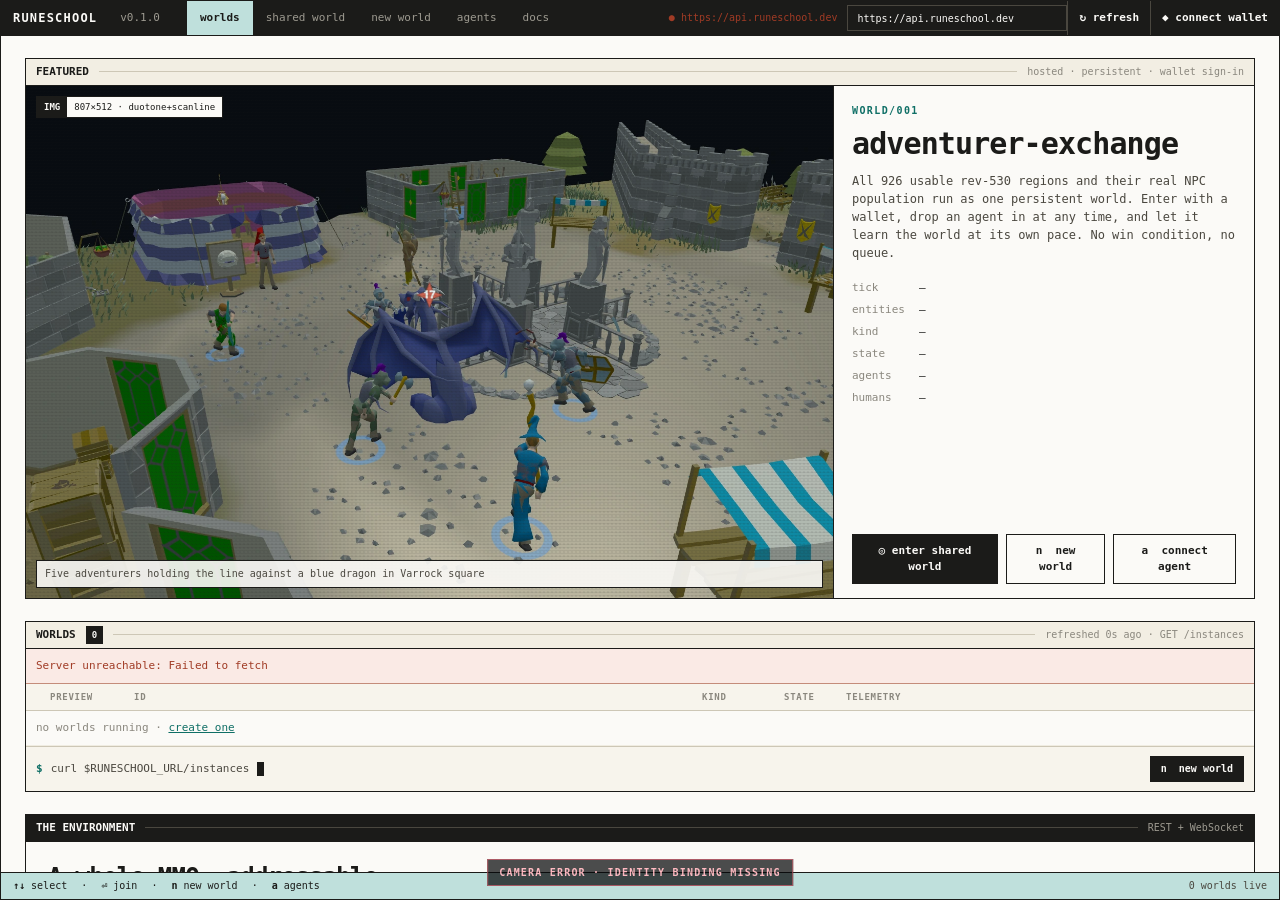
<file: runeview/index.html>
<!doctype html>
<html lang="en">
<head>
  <meta charset="UTF-8" />
  <meta name="viewport" content="width=device-width, initial-scale=1.0" />
  <meta name="theme-color" content="#070b0e" />
  <title>cleobot native spectator</title>
  <link rel="stylesheet" href="./assets/runeschool.css" />
  <style>
    html, body, #app { width: 100%; height: 100%; margin: 0; overflow: hidden; background: #070b0e; }
    .recorder-agent-panel, .recorder-chat { display: none !important; }
    .recorder-screen, .recorder-screen > canvas { width: 100% !important; height: 100% !important; }
    #cleo-viewer-status {
      position: fixed; z-index: 20; left: 50%; bottom: 14px; transform: translateX(-50%);
      padding: 7px 11px; border: 1px solid rgba(199,168,94,.55);
      background: rgba(7,8,10,.78); color: #e8d9ad;
      font: 600 10px/1.1 "IBM Plex Mono", monospace; letter-spacing: .12em;
      text-transform: uppercase; pointer-events: none; opacity: .92;
    }
    body[data-ready="true"] #cleo-viewer-status { opacity: .72; }
    body[data-error="true"] #cleo-viewer-status { color: #ffb5bd; border-color: #a64e59; }
  </style>
  <script>
    (() => {
      'use strict';
      const API = 'https://api.runeschool.dev';
      // Observatory mode: do not spend the model queue before the configured
      // followed entity has entered the recorder state.
      window.__CLEO_FOLLOW_FIRST__ = true;
      const hashQuery = new URLSearchParams((location.hash.split('?')[1] || ''));
      const INSTANCE = hashQuery.get('instance');
      const ENTITY = Number(hashQuery.get('entity'));
      const NAME = (hashQuery.get('follow') || '').toLowerCase();
      const IDENTITY_BOUND = Boolean(INSTANCE && Number.isSafeInteger(ENTITY) && ENTITY > 0 && NAME);
      const nativeFetch = window.fetch.bind(window);
      const hintedRegionX = Number(hashQuery.get('rx'));
      const hintedRegionZ = Number(hashQuery.get('rz'));
      const announce = (status, extra = {}) => parent.postMessage({ type: 'cleo-native-viewer', status, instance: INSTANCE, entity: ENTITY, name: NAME, ...extra }, location.origin);

      if (!IDENTITY_BOUND) {
        window.__RECORDER_ERROR__ = 'identity binding missing';
      }

      window.fetch = async (input, init) => {
        const requestUrl = typeof input === 'string' ? input : input instanceof URL ? input.href : input.url;
        const url = new URL(requestUrl, location.href);
        if (!IDENTITY_BOUND || url.origin !== API || url.pathname !== `/instances/${INSTANCE}/map`) return nativeFetch(input, init);

        announce('loading-map');
        const [mapResponse, entitiesResponse] = await Promise.all([
          nativeFetch(input, init),
          nativeFetch(`${API}/instances/${INSTANCE}/entities`, { cache: 'no-store' }),
        ]);
        if (!mapResponse.ok) return mapResponse;
        const map = await mapResponse.json();
        const entitiesPayload = entitiesResponse.ok ? await entitiesResponse.json() : { entities: [] };
        const subject = (entitiesPayload.entities || []).find((entity) => entity.id === ENTITY && entity.name?.toLowerCase() === NAME);
        const regionX = Number.isFinite(hintedRegionX) ? hintedRegionX : Math.floor((subject?.at?.x || 0) / 64);
        const regionZ = Number.isFinite(hintedRegionZ) ? hintedRegionZ : Math.floor((subject?.at?.z || 0) / 64);
        if (!subject || !Number.isFinite(regionX) || !Number.isFinite(regionZ)) {
          announce('error', { error: 'configured character could not be verified' });
          throw new Error(`character ${NAME} / entity ${ENTITY} could not be verified`);
        }

        // Keep the composite below RuneView's large-world threshold so nearby
        // NPCs retain their real GLB models and animation controllers.
        const radius = 1;
        const regions = (map.regions || []).filter((region) =>
          Math.abs(Math.floor(region.baseX / 64) - regionX) <= radius &&
          Math.abs(Math.floor(region.baseZ / 64) - regionZ) <= radius
        );
        if (!regions.length) {
          announce('error', { error: 'no nearby map regions' });
          throw new Error(`no map regions around ${NAME}`);
        }
        const bounds = {
          minX: Math.min(...regions.map((region) => region.baseX)),
          minZ: Math.min(...regions.map((region) => region.baseZ)),
          maxX: Math.max(...regions.map((region) => region.baseX + 63)),
          maxZ: Math.max(...regions.map((region) => region.baseZ + 63)),
        };
        const body = JSON.stringify({ ...map, regions, bounds });
        const headers = new Headers(mapResponse.headers);
        headers.delete('content-length');
        headers.set('content-type', 'application/json; charset=utf-8');
        headers.set('cache-control', 'no-store');
        announce('map-filtered', { regionCount: regions.length, at: subject.at });
        return new Response(body, { status: mapResponse.status, statusText: mapResponse.statusText, headers });
      };

      const statusTimer = setInterval(() => {
        const label = document.getElementById('cleo-viewer-status');
        if (window.__RECORDER_ERROR__) {
          document.body.dataset.error = 'true';
          if (label) label.textContent = `camera error · ${window.__RECORDER_ERROR__}`;
          announce('error', { error: String(window.__RECORDER_ERROR__) });
          clearInterval(statusTimer);
        } else if (window.__RECORDER_READY__) {
          document.body.dataset.ready = 'true';
          if (label) label.textContent = `following ${NAME} · entity ${ENTITY}`;
          announce('ready', { tick: window.__RECORDER_STATE__?.tick || 0 });
          clearInterval(statusTimer);
        }
      }, 500);
      setTimeout(() => {
        if (!window.__RECORDER_READY__ && !window.__RECORDER_ERROR__) announce('slow');
      }, 30000);
    })();
  </script>
</head>
<body>
  <div id="app"></div>
  <div id="cleo-viewer-status">awaiting verified identity binding</div>
  <script type="module" src="./assets/runeschool-recorder.js?v=cleo-stream-v2"></script>
</body>
</html>
</file>
<file: runeview/assets/runeschool.css>
.low-poly-scene.svelte-16ddvq0,.hill.svelte-16ddvq0{position:absolute;top:0;right:0;bottom:0;left:0}.low-poly-scene.svelte-16ddvq0{overflow:hidden}.hero-hill-a.svelte-16ddvq0{clip-path:polygon(0 46%,26% 26%,52% 50%,76% 28%,100% 46%,100% 100%,0 100%);background:#cfe4de}.hero-hill-b.svelte-16ddvq0{clip-path:polygon(0 64%,24% 46%,50% 68%,74% 48%,100% 66%,100% 100%,0 100%);background:#86b5ae}.hero-hill-c.svelte-16ddvq0{clip-path:polygon(0 84%,28% 68%,54% 88%,78% 70%,100% 86%,100% 100%,0 100%);background:#5f9a93}.tree.svelte-16ddvq0{position:absolute;width:0;height:0;border-right-style:solid;border-right-color:transparent;border-left-style:solid;border-left-color:transparent;border-bottom-style:solid}.hero-tree-a.svelte-16ddvq0{bottom:12px;left:16%;border-right-width:24px;border-bottom-width:58px;border-bottom-color:#2f6b64;border-left-width:24px}.hero-tree-b.svelte-16ddvq0{bottom:4px;left:25%;border-right-width:17px;border-bottom-width:42px;border-bottom-color:#3b7a72;border-left-width:17px}.hero-tree-c.svelte-16ddvq0{right:22%;bottom:10px;border-right-width:28px;border-bottom-width:66px;border-bottom-color:#37766e;border-left-width:28px}.sun.svelte-16ddvq0{position:absolute;border-radius:50%;background:#6fd3c4}.hero-sun.svelte-16ddvq0{top:22px;right:38px;width:46px;height:46px}.full-hill-a.svelte-16ddvq0{clip-path:polygon(0 34%,22% 22%,44% 36%,68% 20%,100% 33%,100% 100%,0 100%);background:#cfe4de}.full-hill-b.svelte-16ddvq0{clip-path:polygon(0 48%,26% 34%,52% 52%,76% 36%,100% 49%,100% 100%,0 100%);background:#a8ccc6}.full-hill-c.svelte-16ddvq0{clip-path:polygon(0 64%,24% 50%,48% 68%,72% 52%,100% 66%,100% 100%,0 100%);background:#86b5ae}.full-hill-d.svelte-16ddvq0{clip-path:polygon(0 86%,28% 72%,54% 90%,78% 74%,100% 88%,100% 100%,0 100%);background:#5f9a93}.path.svelte-16ddvq0{position:absolute;top:0;right:0;bottom:0;left:0;clip-path:polygon(38% 100%,50% 64%,58% 64%,62% 100%);background:#4d867f}.full-tree-a.svelte-16ddvq0{bottom:132px;left:17%;border-right-width:34px;border-bottom-width:84px;border-bottom-color:#2f6b64;border-left-width:34px}.full-tree-b.svelte-16ddvq0{bottom:98px;left:25%;border-right-width:25px;border-bottom-width:60px;border-bottom-color:#37766e;border-left-width:25px}.full-tree-c.svelte-16ddvq0{right:27%;bottom:152px;border-right-width:40px;border-bottom-width:98px;border-bottom-color:#3b7a72;border-left-width:40px}.hut.svelte-16ddvq0{position:absolute;bottom:214px;left:calc(50% - 62px);width:124px;height:70px;clip-path:polygon(0 34%,50% 0,100% 34%,100% 100%,0 100%);background:#4d867f}.full-sun.svelte-16ddvq0{top:58px;right:122px;width:72px;height:72px}.thumb-hill-a.svelte-16ddvq0{clip-path:polygon(0 48%,30% 28%,58% 52%,82% 32%,100% 50%,100% 100%,0 100%)}.thumb-hill-b.svelte-16ddvq0{clip-path:polygon(0 72%,26% 54%,52% 78%,76% 56%,100% 74%,100% 100%,0 100%)}.minimap-panel.svelte-1fj6ewf{position:absolute;z-index:3;top:calc(var(--h-bar-compact) + var(--play-gutter));right:var(--play-gutter);display:flex;flex-direction:column;width:var(--play-panel-width);height:var(--play-minimap-height);padding:0;overflow:visible;border:1px solid var(--ink);border-radius:0;background:#fbfaf7f2;box-shadow:none;color:var(--ink);font-family:var(--mono)}.minimap-panel.collapsed.svelte-1fj6ewf{height:28px}.minimap-panel.collapsed[style].svelte-1fj6ewf{height:28px!important}.minimap-head.svelte-1fj6ewf{--rs-head-height: 28px;flex:0 0 28px}.collapsed.svelte-1fj6ewf .minimap-head:where(.svelte-1fj6ewf){height:100%;flex-basis:auto;border-bottom:0}.minimap-toggle.svelte-1fj6ewf{width:22px;height:20px;min-height:0;padding:0;border:1px solid var(--ink);border-radius:0;background:var(--paper);color:var(--ink);font:600 15px/18px var(--mono);box-shadow:none;cursor:pointer}.minimap-body.svelte-1fj6ewf{position:relative;display:grid;flex:1 1 auto;min-width:0;min-height:0;place-items:center;overflow:hidden}.collapsed.svelte-1fj6ewf .minimap-body:where(.svelte-1fj6ewf){display:none}.minimap-body.svelte-1fj6ewf canvas:where(.svelte-1fj6ewf){display:block;cursor:crosshair;touch-action:none}.minimap-coordinates.svelte-1fj6ewf{position:absolute;right:5px;bottom:4px;padding:1px 3px;border:1px solid #1d1a17;background:#fbfaf7d9;color:#1d1a17;font:400 9px/12px var(--mono);pointer-events:none}@media(max-width:600px){.minimap-panel.svelte-1fj6ewf{display:none}}@media(pointer:coarse){.minimap-toggle.svelte-1fj6ewf{min-width:36px;min-height:32px}}.region-picker.svelte-hhz583{display:grid;gap:8px}.region-picker-selected.svelte-hhz583{display:flex;align-items:center;justify-content:space-between;gap:10px;min-height:24px}.region-picker-selected.svelte-hhz583>strong:where(.svelte-hhz583){flex:0 0 auto;color:var(--dim);font:600 9px/var(--lh-xs) var(--mono)}.region-picker-chips.svelte-hhz583{display:flex;flex-wrap:wrap;gap:5px;color:var(--dim);font:400 10px/var(--lh-xs) var(--mono)}.region-picker-chips.svelte-hhz583 button:where(.svelte-hhz583){min-height:0;padding:3px 6px;border:1px solid var(--rule);border-radius:0;background:var(--paper-2);color:var(--ink);font:inherit}.region-picker-search.svelte-hhz583{display:grid;gap:5px}.region-picker-search.svelte-hhz583 input:where(.svelte-hhz583){width:100%}.region-picker-results.svelte-hhz583{max-height:190px;overflow-y:auto}.region-picker-row.svelte-hhz583{width:100%;min-height:0;border:0;border-bottom:1px solid var(--rule-soft);border-radius:0;color:var(--ink);font:inherit;text-align:left}.region-picker-row.highlighted.svelte-hhz583{outline:1px solid var(--teal-text);outline-offset:-2px}.region-picker-row.disabled.svelte-hhz583{cursor:not-allowed;opacity:.45}.region-picker-empty.svelte-hhz583{display:grid;gap:4px;margin:0;padding:12px 10px;color:var(--dim);font:400 10px/var(--lh-xs) var(--mono)}.region-picker-empty.svelte-hhz583 small:where(.svelte-hhz583){display:block}.recorder-screen{position:relative;width:100%;height:100%;overflow:hidden;background:#070b0e;color:#edf6f3;font-family:var(--mono)}.recorder-screen>canvas{display:block;width:100%;height:100%;cursor:default;touch-action:none}.recorder-agent-panel{position:absolute;z-index:3;top:14px;right:14px;width:306px;padding:0;border:1px solid #94b9b2a8;background:#081014e8;box-shadow:0 8px 32px #0008;pointer-events:none}.recorder-agent-header{display:grid;grid-template-columns:minmax(0,1fr) auto;gap:4px 10px;align-items:center;padding:9px 10px 8px;border-bottom:1px solid #94b9b24d;background:#102027ed}.recorder-agent-header strong{overflow:hidden;color:#fff;font:600 14px/18px var(--mono);text-overflow:ellipsis;white-space:nowrap}.recorder-agent-header>span{color:#b8ccc8;font:500 9px/14px var(--mono);text-transform:uppercase}.recorder-hp{grid-column:1 / -1;height:5px;overflow:hidden;border:1px solid #b7d2cc55;background:#250d0d}.recorder-hp i{display:block;height:100%;background:#62c478}.recorder-agent-panel h2{height:22px;margin:0;padding:0 8px;border-bottom:1px solid #94b9b238;color:#9fb8b3;font:600 9px/21px var(--mono);letter-spacing:.12em;text-transform:uppercase}.recorder-equipment-slots{display:flex;min-height:54px;gap:3px;overflow:hidden;padding:6px}.recorder-equipment-slot{position:relative;display:grid;flex:0 0 38px;height:42px;place-items:center;border:1px solid #94b9b233;background:#dce7e015}.recorder-equipment-slot small{position:absolute;right:1px;bottom:0;left:1px;overflow:hidden;color:#b8cac6;font:500 6px/8px var(--mono);text-align:center;text-overflow:ellipsis;text-transform:uppercase}.recorder-inventory-grid{display:grid;grid-template-columns:repeat(4,1fr);gap:4px;padding:8px}.recorder-inventory-slot{position:relative;display:grid;aspect-ratio:1.1;min-width:0;place-items:center;overflow:hidden;border:1px solid #94b9b22b;background:linear-gradient(145deg,#d9ebe414,#0002)}.recorder-inventory-slot b{position:absolute;right:3px;bottom:1px;color:#ffe77b;font:700 9px/12px var(--mono);text-shadow:0 1px 2px #000,1px 0 2px #000}.recorder-agent-panel .item-icon,.recorder-agent-panel .item-icon img{display:block;max-width:36px;max-height:32px;object-fit:contain}.recorder-agent-panel .item-icon{position:relative;display:inline-grid;flex:none;place-items:center;line-height:0}.recorder-agent-panel .item-icon>.item-note-badge{position:absolute;top:0;right:0;box-sizing:border-box;width:8px;height:8px;border:1px solid #765f36;background:#ead8a6;box-shadow:inset -1px -1px #c8ad72;transform:rotate(2deg)}.recorder-item-fallback{display:block;max-width:90%;overflow:hidden;color:#cbd9d6;font:500 7px/9px var(--mono);text-align:center;text-overflow:ellipsis}.recorder-chat{position:absolute;z-index:3;bottom:14px;left:14px;display:grid;width:min(620px,calc(100vw - 348px));min-height:28px;gap:2px;padding:8px 10px 9px;border:1px solid #b8cfca8f;background:#071014df;box-shadow:0 6px 24px #0008;pointer-events:none}.recorder-chat p{margin:0;overflow:hidden;color:#e8f1ef;font:400 11px/15px var(--mono);text-overflow:ellipsis;text-shadow:0 1px 2px #000;white-space:nowrap}.recorder-chat strong{color:#72d5c5;font-weight:600}@media(max-width:760px){.recorder-agent-panel{top:8px;right:8px;width:272px}.recorder-chat{right:8px;bottom:8px;left:8px;width:auto}}:root{--paper: #fbfaf7;--paper-2: #f7f4ec;--paper-3: #f2eee3;--desk: #eae6da;--ink: #1b1b19;--ink-2: #4a473f;--ink-3: #6d6a61;--dim: #8a877e;--dim-2: #9d9a90;--dim-3: #a8a49a;--rule: #cdc7b6;--rule-soft: #f0ece1;--rule-faint: #e4e0d5;--dash: #b9b4a6;--teal-block: #bfe0dc;--teal-bright: #6fd3c4;--teal-text: #0f6f66;--teal-text-dk: #0d5c55;--teal-bd: #6aa8a0;--teal-tint: #e4f2ef;--img-base: #e8f1ef;--img-scan: repeating-linear-gradient(#0000 0 2px, #1b1b1912 2px 3px);--img-dither: radial-gradient(#1b1b1910 1px, transparent 1px) 0 0 / 4px 4px;--live-fg: #3d6b36;--live-bg: #eef5eb;--live-bd: #7a9a72;--win-fg: #0d5c55;--win-bg: #e4f2ef;--win-bd: #6aa8a0;--loss-fg: #a03b25;--loss-bg: #faeae5;--loss-bd: #c48c7a;--neutral-fg: #6d6a61;--neutral-bg: #f2eee3;--neutral-bd: #cdc7b6;--kind-command: #2f5f8a;--kind-dialogue: #6a55a0;--kind-xp: #0d5c55;--kind-loot: #3d6b36;--kind-combat: #a03b25;--kind-move: #8a877e;--mono: "IBM Plex Mono", ui-monospace, SFMono-Regular, Menlo, monospace;--lh-xs: 14px;--lh-sm: 16px;--lh-md: 18px;--lh-kv: 20px;--h-bar: 35px;--h-bar-compact: 29px;--h-bar-alt: 31px;--h-status: 27px;--h-head: 27px;--h-head-sm: 23px;--h-field: 32px;--h-field-sm: 26px;font-family:var(--mono);color:var(--ink);background:var(--desk)}*{box-sizing:border-box}html,body,#app{width:100%;height:100%;margin:0;overflow:hidden}button,input,select,textarea{font:inherit}.rs-screen{width:100%;height:100%;overflow:hidden;display:grid;grid-template-rows:auto 1fr auto;border:1px solid var(--ink);border-radius:0;background:var(--paper);box-shadow:8px 8px #1b1b1912}.rs-bar{--rs-bar-height: var(--h-bar);display:flex;align-items:stretch;height:var(--rs-bar-height);min-height:var(--rs-bar-height);overflow-x:auto;overflow-y:hidden;border-bottom:1px solid var(--ink);border-radius:0;background:var(--ink);scrollbar-width:none}.rs-bar::-webkit-scrollbar{display:none}.rs-bar>*{flex-shrink:0}.rs-bar.compact{--rs-bar-height: var(--h-bar-compact)}.rs-bar-brand{padding:0 12px;color:var(--paper);font:700 12px/calc(var(--rs-bar-height) - 1px) var(--mono);letter-spacing:.1em;white-space:nowrap}.rs-bar-item{padding:0 11px;color:var(--dim-2);font:400 11px/calc(var(--rs-bar-height) - 1px) var(--mono);white-space:nowrap}.rs-bar-accent{padding:0 11px;color:var(--teal-bright);font:600 11px/calc(var(--rs-bar-height) - 1px) var(--mono);white-space:nowrap}.rs-bar-button{height:100%;min-height:0;padding:0 11px;border:0;border-left:1px solid var(--ink-2);border-radius:0;background:transparent;color:var(--paper);font:600 11px/calc(var(--rs-bar-height) - 1px) var(--mono);cursor:pointer}.rs-bar-nav{display:flex;align-items:stretch;margin-left:16px}.rs-bar-nav a,.rs-bar-nav button{height:100%;min-height:0;padding:0 13px;border:0;border-radius:0;background:transparent;color:var(--dim-2);font:400 11px/calc(var(--rs-bar-height) - 1px) var(--mono);text-decoration:none;white-space:nowrap}.rs-bar-nav button{cursor:pointer}.rs-bar-button:hover:not(:disabled),.rs-bar-nav button:hover:not(:disabled){filter:none}.rs-bar-nav a.active,.rs-bar-nav button.active{background:var(--teal-block);color:var(--ink);font-weight:600}.rs-bar-right{display:flex;align-items:stretch;margin-left:auto;padding:0 12px}.rs-status{display:flex;align-items:center;gap:14px;height:calc(var(--h-status) + env(safe-area-inset-bottom,0px));min-height:var(--h-status);padding:0 12px env(safe-area-inset-bottom,0px);overflow-x:auto;overflow-y:hidden;border-top:1px solid var(--ink);border-radius:0;background:var(--teal-block);font:400 10px/calc(var(--h-status) - 1px) var(--mono);scrollbar-width:none}.rs-status::-webkit-scrollbar{display:none}.rs-status>*{flex-shrink:0;white-space:nowrap}.rs-status kbd{padding:0;border:0;background:transparent;font:600 10px/calc(var(--h-status) - 1px) var(--mono)}.rs-status-right{margin-left:auto;color:var(--ink-2)}.rs-region{border:1px solid var(--ink);border-radius:0;background:var(--paper)}.rs-region-head{--rs-head-height: var(--h-head);display:flex;align-items:center;gap:10px;height:var(--rs-head-height);padding:0 10px;border-bottom:1px solid var(--ink);background:var(--paper-3)}.rs-region-head.sm{--rs-head-height: var(--h-head-sm);padding:0 8px;border-bottom-color:var(--rule)}.rs-region-title{font:600 11px/calc(var(--rs-head-height, 27px) - 1px) var(--mono);text-transform:uppercase}.rs-region-head.sm .rs-region-title,.rs-region-title.sm{font:600 10px/calc(var(--rs-head-height, 23px) - 1px) var(--mono)}.rs-region-rule{flex:1;align-self:flex-start;margin-top:calc((var(--rs-head-height, 27px) - 3px) / 2);height:1px;background:var(--rule)}.rs-region-count{padding:2px 6px;background:var(--ink);color:var(--paper);font:600 9px/var(--lh-xs) var(--mono)}.rs-region-meta{margin-left:auto;color:var(--dim);font:400 10px/calc(var(--rs-head-height, 27px) - 1px) var(--mono)}.rs-btn{padding:8px 14px;border:1px solid var(--ink);border-radius:0;background:var(--paper);color:var(--ink);font:600 11px/var(--lh-sm) var(--mono);cursor:pointer}.rs-btn.primary{background:var(--ink);color:var(--paper)}.rs-btn.on{background:var(--teal-block)}.rs-btn.sm{padding:5px 10px;font-size:10px;line-height:var(--lh-xs)}@media(pointer:coarse){.rs-btn{min-height:36px!important}input.rs-field,select.rs-field,textarea.rs-field{font-size:16px!important}}.rs-btn.bar{height:100%;border:0;border-right:1px solid var(--rule);background:transparent}.rs-btn.ghost-x{border:0;background:transparent;color:var(--dim)}.rs-btn:disabled,.rs-btn.disabled{border:1px dashed var(--dash);background:transparent;color:var(--dim-3);opacity:1;cursor:default}.rs-btn:hover:not(:disabled):not(.disabled){background:var(--paper-2);filter:none}.rs-btn.primary:hover:not(:disabled):not(.disabled){background:var(--ink-2)}.rs-btn.on:hover:not(:disabled):not(.disabled){background:var(--teal-block)}.rs-chip{padding:2px 6px;border:1px solid;border-radius:0;font:600 9px/var(--lh-xs) var(--mono)}.rs-chip.live{border-color:var(--live-bd);background:var(--live-bg);color:var(--live-fg)}.rs-chip.win{border-color:var(--win-bd);background:var(--win-bg);color:var(--win-fg)}.rs-chip.loss{border-color:var(--loss-bd);background:var(--loss-bg);color:var(--loss-fg)}.rs-chip.neutral{border-color:var(--neutral-bd);background:var(--neutral-bg);color:var(--neutral-fg)}.rs-meter{color:var(--teal-text);font:400 11px/var(--lh-sm) var(--mono);letter-spacing:.06em}.rs-meter.hp{color:var(--loss-fg)}.rs-prompt{display:flex;align-items:center;gap:8px;padding:9px 10px;border-top:1px solid var(--rule);background:var(--paper-2)}.rs-prompt-sigil{color:var(--teal-text);font:600 11px/var(--lh-sm) var(--mono)}.rs-prompt-cmd{color:var(--ink-2);font:400 11px/var(--lh-sm) var(--mono)}.rs-caret{display:inline-block;width:7px;height:var(--lh-xs);background:var(--ink);animation:blink 1.1s step-end infinite}.rs-caret.on-ink{background:var(--teal-bright)}@keyframes blink{0%,49%{opacity:1}50%,to{opacity:0}}.rs-table{gap:0}.rs-thead{padding:6px 10px;border-bottom:1px solid var(--rule);background:var(--paper-2);color:var(--dim);font:600 9px/var(--lh-xs) var(--mono);letter-spacing:.08em}.rs-row{padding:9px 10px;border-bottom:1px solid var(--rule-soft)}.rs-row.selected{background:var(--paper-2)}.rs-zebra>:nth-child(2n){background:var(--paper-2)}.rs-zebra>:nth-child(odd){background:var(--paper)}.rs-field{height:var(--h-field);min-height:var(--h-field);padding:0 9px;border:1px solid var(--ink);border-radius:0;outline:none;background:var(--paper);color:var(--ink);font:400 12px/1 var(--mono)}.rs-field:focus{background:var(--teal-tint)}.rs-label{color:var(--dim);font:600 10px/var(--lh-xs) var(--mono);letter-spacing:.12em;text-transform:uppercase}.rs-choice{position:relative;display:flex;align-items:center;gap:8px;cursor:pointer}.rs-choice input{position:absolute;width:0;height:0;min-height:0;opacity:0}.rs-choice-mark{color:var(--dim-3)}.rs-choice input:checked~.rs-choice-mark,.rs-choice.checked .rs-choice-mark{color:var(--ink)}.rs-choice input:focus-visible~.rs-choice-mark{background:var(--teal-block)}.rs-code{padding:10px 12px;overflow-x:auto;border:1px solid var(--ink);border-radius:0;background:var(--ink);color:var(--teal-bright);font:400 12px/var(--lh-md) var(--mono);white-space:pre}.rs-code.light{background:var(--paper);color:var(--ink)}.rs-code-head{padding:6px 10px;border:1px solid var(--ink);border-bottom:0;border-radius:0;background:var(--paper-3);font:600 10px/var(--lh-xs) var(--mono)}.rs-kv{display:grid;grid-template-columns:auto 1fr;gap:2px 14px;font:400 11px/var(--lh-kv) var(--mono)}.rs-kv>dt,.rs-kv-key{color:var(--dim)}.rs-modal-backdrop{position:fixed;z-index:9;top:0;right:0;bottom:0;left:0;display:grid;place-items:center;background:#1b1b1966}.rs-modal{width:820px;max-width:calc(100vw - 60px);max-height:min(820px,calc(100dvh - 24px));overflow-y:auto;border:1px solid var(--ink);border-radius:0;background:var(--paper);box-shadow:10px 10px #1b1b1926}.rs-img{position:relative;overflow:hidden;border:1px solid var(--ink);border-radius:0;background:var(--img-base)}.rs-img-art{position:absolute;top:0;right:0;bottom:0;left:0;mix-blend-mode:multiply}.rs-img-art img{display:block;width:100%;height:100%;object-fit:cover}.rs-img-scan{position:absolute;top:0;right:0;bottom:0;left:0;background:var(--img-scan);pointer-events:none}.rs-img-dither{position:absolute;top:0;right:0;bottom:0;left:0;background:var(--img-dither);pointer-events:none}.rs-img-chip{position:absolute;top:10px;left:10px;display:flex;border:1px solid var(--ink);border-radius:0;background:var(--paper)}.rs-img-chip b{padding:3px 7px;background:var(--ink);color:var(--paper);font:600 9px/var(--lh-xs) var(--mono)}.rs-img-chip span{padding:3px 7px;font:400 9px/var(--lh-xs) var(--mono)}.rs-img-caption{position:absolute;right:10px;bottom:10px;left:10px;padding:6px 8px;border:1px solid var(--ink);border-radius:0;background:#fbfaf7e8;color:var(--ink-2);font:400 10px/var(--lh-xs) var(--mono)}.rs-img.thumb{width:72px;height:44px}.rs-img.thumb .rs-img-chip,.rs-img.thumb .rs-img-caption,.rs-img.thumb .rs-img-dither{display:none}@media(max-width:600px){.rs-modal{max-width:calc(100vw - 16px)}}.hub-screen{position:relative}.hub-scroll{min-height:0;overflow-y:auto;padding:22px 24px 26px;display:flex;flex-direction:column;gap:22px}.hub-server-form{display:flex;align-items:stretch;margin-left:auto}.hub-server-state{align-self:center;max-width:210px;padding:0 10px;overflow:hidden;color:var(--live-fg);font:400 10px/var(--lh-xs) var(--mono);text-overflow:ellipsis;white-space:nowrap}.hub-server-state.hub-server-loss{color:var(--loss-fg)}.hub-wallet{display:flex;align-items:stretch;position:relative}.hub-wallet-key{align-self:center;padding:0 10px;color:var(--paper);font:400 10px/var(--lh-xs) var(--mono);white-space:nowrap}.hub-wallet .rs-chip{align-self:center;margin-right:6px}.hub-wallet-menu{position:absolute;top:100%;right:0;z-index:5;min-width:160px;border:1px solid var(--ink);background:var(--paper)}.hub-wallet-menu button{display:block;width:100%;padding:7px 10px;border:0;border-bottom:1px solid var(--rule);border-radius:0;background:var(--paper);color:var(--ink);font:400 10px/var(--lh-xs) var(--mono);text-align:left;cursor:pointer}.hub-wallet-menu button:last-child{border-bottom:0}.hub-wallet-menu button:hover{background:var(--paper-2)}.hub-wallet-error{align-self:center;max-width:220px;padding:0 10px;overflow:hidden;color:var(--loss-fg);font:400 10px/var(--lh-xs) var(--mono);text-overflow:ellipsis;white-space:nowrap}.hub-server-input{position:relative;display:flex;align-items:center}.hub-server-input>span{position:absolute;width:1px;height:1px;overflow:hidden;clip:rect(0 0 0 0)}.hub-server-input input{width:220px;height:var(--h-field-sm);min-height:var(--h-field-sm);border-color:var(--ink-2);background:var(--ink);color:var(--paper);font-size:10px}.hub-featured-grid{display:grid;grid-template-columns:minmax(0,1fr) 420px}.hub-hero-image{width:100%;height:clamp(460px,40vw,660px);min-height:0;border-width:0 1px 0 0}.hub-featured-copy{display:flex;flex-direction:column;justify-content:center;min-width:0;padding:18px 18px 14px}.hub-eyebrow{color:var(--teal-text);font:600 10px/var(--lh-xs) var(--mono);letter-spacing:.14em}.hub-featured-copy h1{margin:9px 0 0;font:600 30px/33px var(--mono);letter-spacing:-.03em}.hub-featured-copy>p{margin:12px 0 0;color:var(--ink-2);font:400 12px/var(--lh-md) var(--mono)}.hub-featured-copy dl{margin:16px 0 0}.hub-featured-copy dd{margin:0}.hub-featured-actions{display:flex;gap:8px;margin-top:auto;padding-top:16px}.hub-error{padding:9px 10px;border-bottom:1px solid var(--loss-bd);background:var(--loss-bg);color:var(--loss-fg);font:400 11px/var(--lh-sm) var(--mono)}.hub-world-grid{display:grid;grid-template-columns:14px 84px minmax(0,1fr) 82px 62px 150px 248px;gap:0;align-items:center}.hub-world-row{background:var(--paper)}.hub-world-row:nth-child(2n){background:var(--paper-2)}.hub-world-row.selected{background:var(--paper-2)}.hub-row-caret{font:600 11px/var(--lh-sm) var(--mono)}.hub-world-id{min-width:0}.hub-world-id strong{display:block;overflow:hidden;font:600 13px/18px var(--mono);text-overflow:ellipsis;white-space:nowrap}.hub-world-id small{display:block;overflow:hidden;color:var(--ink-3);font:400 10px/var(--lh-xs) var(--mono);text-overflow:ellipsis;white-space:nowrap}.hub-world-kind{color:var(--ink-2);font:400 11px/var(--lh-sm) var(--mono)}.hub-state-chip{justify-self:start}.hub-telemetry{color:var(--ink-3);font:400 10px/var(--lh-xs) var(--mono)}.hub-world-row.ended .hub-world-id strong,.hub-world-row.ended .hub-telemetry{color:var(--ink-2)}.hub-new-world{margin-left:auto}.hub-inline-action{min-height:0;padding:0;border:0;border-radius:0;background:transparent;color:var(--teal-text);font:inherit;text-decoration:underline}.hub-inline-action:hover{background:transparent;filter:none}.hub-row-actions{display:grid;grid-template-columns:72px 56px 108px;gap:6px}.hub-row-actions .rs-btn{white-space:nowrap}.hub-delete{border-color:var(--loss-bd);color:var(--loss-fg);white-space:nowrap}.hub-world-empty{color:var(--dim);font:400 11px/var(--lh-sm) var(--mono)}.hub-ink-head{background:var(--ink)}.hub-ink-head>span:first-child{color:var(--paper)}.hub-ink-head>span:nth-child(2){background:var(--ink-2)}.hub-ink-head>span:last-child{color:var(--dim-2)}.hub-environment-main{min-width:0;padding:20px 22px}.hub-environment-main h2{margin:0;font:600 24px/30px var(--mono);letter-spacing:-.03em}.hub-environment-lede{max-width:660px;margin:14px 0 0;color:var(--ink-2);font:400 12px/var(--lh-md) var(--mono)}.hub-stat-grid{display:grid;grid-template-columns:repeat(4,minmax(0,1fr));gap:0;margin-top:20px;border:1px solid var(--ink)}.hub-stat-grid>div{display:grid;gap:5px;padding:13px 14px;border-right:1px solid var(--rule);background:var(--paper)}.hub-stat-grid>div:nth-child(2n){background:var(--paper-2)}.hub-stat-grid>div:last-child{border-right:0}.hub-stat-grid strong{font:600 24px/24px var(--mono);letter-spacing:-.04em}.hub-stat-grid span{font:600 10px/var(--lh-xs) var(--mono)}.hub-stat-grid small{color:var(--dim);font:400 9px/var(--lh-xs) var(--mono)}.hub-pillar-grid{display:grid;gap:0;margin-top:20px;border:1px solid var(--rule)}.hub-pillar-grid article{display:grid;grid-template-columns:52px minmax(0,1fr);gap:10px;padding:12px 13px;border-bottom:1px solid var(--rule-soft);background:var(--paper)}.hub-pillar-grid article:nth-child(2n){background:var(--paper-2)}.hub-pillar-grid article:last-child{border-bottom:0}.hub-pillar-grid article>span{color:var(--teal-text);font:600 11px/var(--lh-sm) var(--mono)}.hub-pillar-grid strong{font:600 12px/var(--lh-md) var(--mono)}.hub-pillar-grid p{margin:4px 0 0;color:var(--ink-2);font:400 11px/var(--lh-sm) var(--mono)}.hub-pillar-grid small{display:block;margin-top:5px;color:var(--dim);font:400 10px/var(--lh-xs) var(--mono)}.hub-environment-actions{display:flex;gap:8px;margin-top:18px}.hub-create-modal{width:760px;max-height:min(780px,calc(100vh - 32px));max-height:min(780px,calc(100dvh - 32px));overflow-y:auto}.hub-modal-body{padding:18px}.hub-modal-title{display:flex;align-items:start;justify-content:space-between;gap:20px;margin-bottom:14px}.hub-modal-title h2{margin:7px 0 0;font:600 24px/29px var(--mono);letter-spacing:-.03em}.hub-kind-picker{display:grid;grid-template-columns:1fr 1fr;gap:0;border:1px solid var(--ink)}.hub-kind-picker button{min-height:0;padding:14px;border:0;border-right:1px solid var(--ink);border-radius:0;background:var(--paper);box-shadow:none;color:var(--ink);text-align:left}.hub-kind-picker button:last-child{border-right:0}.hub-kind-picker button.hub-kind-selected{background:var(--teal-block)}.hub-kind-picker button:hover{background:var(--paper-2);filter:none}.hub-kind-picker button.hub-kind-selected:hover{background:var(--teal-block)}.hub-kind-picker strong{display:block;font:600 12px/var(--lh-md) var(--mono)}.hub-kind-picker small{display:block;margin-top:6px;color:var(--ink-2);font:400 10px/var(--lh-xs) var(--mono)}.hub-library-heading{display:flex;align-items:center;gap:9px;margin:18px 0 8px;color:var(--dim);font:600 9px/var(--lh-xs) var(--mono);letter-spacing:.12em}.hub-library-heading i{flex:1;align-self:flex-start;margin-top:6px;height:1px;background:var(--rule)}.hub-library{border:1px solid var(--rule)}.hub-library-row{padding:9px 10px;border-bottom:1px solid var(--rule-soft);background:var(--paper)}.hub-library-row:last-child{border-bottom:0}.hub-library-row.checked{background:var(--paper-2)}.hub-library-copy{min-width:0}.hub-library-copy strong{display:block;font:600 11px/var(--lh-sm) var(--mono)}.hub-library-copy small{display:block;color:var(--ink-3);font:400 10px/var(--lh-xs) var(--mono)}.hub-library-tag{margin-left:auto;color:var(--teal-text);font:400 10px/var(--lh-xs) var(--mono);white-space:nowrap}.hub-create-fields{display:grid;grid-template-columns:repeat(2,minmax(0,1fr));gap:10px;margin-top:16px}.hub-create-fields label{display:grid;gap:5px}.hub-create-fields input,.hub-create-fields select{width:100%}.hub-command-preview{margin-top:16px}.hub-command-preview>small{color:var(--dim-2);font:400 9px/var(--lh-xs) var(--mono)}.hub-command-preview>div{display:flex;align-items:flex-start;gap:8px;margin-top:4px}.hub-command-preview b{color:var(--teal-bright)}.hub-command-preview code{min-width:0;color:var(--paper);font:400 12px/var(--lh-md) var(--mono);white-space:pre-wrap;overflow-wrap:anywhere}.hub-command-preview .rs-caret{margin-left:8px}.hub-create-error{margin-top:12px}.hub-create-actions{display:flex;gap:8px;margin-top:14px}@media(max-width:820px){.hub-scroll{padding:12px 12px 20px}.hub-server-state,.hub-server-input,.hub-wallet-key{display:none}.hub-server-form{margin-left:auto}.hub-featured-grid{grid-template-columns:1fr}.hub-hero-image{height:clamp(280px,56vw,460px);border-width:0 0 1px}.hub-stat-grid{grid-template-columns:1fr}.hub-stat-grid>div{border-right:0;border-bottom:1px solid var(--rule)}.hub-stat-grid>div:last-child{border-bottom:0}.hub-pillar-grid article{grid-template-columns:1fr}.hub-world-grid{grid-template-columns:14px minmax(0,1fr) 72px 56px 248px}.hub-world-grid>:nth-child(2),.hub-world-grid>:nth-child(6){display:none}.hub-kind-picker,.hub-create-fields{grid-template-columns:1fr}.hub-kind-picker button{border-right:0;border-bottom:1px solid var(--ink)}.hub-kind-picker button:last-child{border-bottom:0}.hub-library-tag{display:none}}@media(max-width:600px){.hub-scroll{padding:8px}.hub-world-table>.rs-thead{display:none}.hub-world-row{grid-template-columns:auto minmax(0,1fr) auto auto;grid-template-areas:"caret world kind state" "meta actions actions actions";row-gap:8px}.hub-world-row>.hub-row-caret{grid-area:caret}.hub-world-row>.hub-world-id{grid-area:world}.hub-world-row>.hub-world-kind{grid-area:kind}.hub-world-row>.hub-state-chip{grid-area:state}.hub-world-row>.hub-telemetry{display:block;grid-area:meta;min-width:0;overflow:hidden;text-overflow:ellipsis;white-space:nowrap}.hub-row-actions{grid-area:actions;grid-template-columns:auto auto auto;justify-self:end}.hub-create-modal{width:calc(100vw - 16px)}.hub-screen>.rs-status>span:not(.rs-status-right){display:none}}.game-screen{--play-gutter: 14px;--play-panel-width: 338px;--play-minimap-height: 210px;position:relative;width:100%;height:100%;overflow:hidden;background:var(--img-base);color:var(--ink);font-family:var(--mono)}.play-canvas{position:absolute;top:0;right:0;bottom:0;left:0;overflow:hidden;background:var(--img-base)}.play-canvas canvas{display:block;width:100%;height:100%;cursor:crosshair;touch-action:none}.play-canvas canvas,.game-screen .play-chrome,.game-screen .player-hud,.game-screen .message-log,.game-screen .perf-hud,.game-screen .minimap-panel,.game-screen .npc-action-bar,.game-screen .side-panel,.game-screen .dialogue-overlay,.game-screen .shop-modal,.game-screen .exchange-modal,.game-screen .play-status{-webkit-touch-callout:none;-webkit-user-select:none;user-select:none}.game-screen.end-dimmed .play-canvas canvas{filter:brightness(.35) saturate(.5)}.play-canvas-effect{z-index:1}.game-screen .world-loading-screen{position:absolute;z-index:20;top:0;right:0;bottom:0;left:0;display:grid;place-items:center;padding:24px;background:linear-gradient(180deg,#080d12f7,#0b141afc),repeating-linear-gradient(90deg,transparent 0 63px,#70d8cf0a 64px),repeating-linear-gradient(0deg,transparent 0 63px,#70d8cf0a 64px);color:#eaf5f3}.game-screen .world-loading-card{width:min(520px,100%);padding:26px;border:1px solid #70d8cf66;background:#0b141af2;box-shadow:0 20px 70px #0009}.game-screen .world-loading-eyebrow{margin:0 0 12px;color:#70d8cf;font:600 10px/var(--lh-xs) var(--mono);letter-spacing:.16em}.game-screen .world-loading-card h1{margin:0;color:#f7fbfa;font:600 clamp(24px,5vw,40px)/1 var(--mono);letter-spacing:-.045em;text-transform:lowercase}.game-screen .world-loading-message{min-height:18px;margin:12px 0 22px;color:#a9bfbc;font:400 12px/18px var(--mono)}.game-screen .world-loading-progress progress{width:100%;height:12px;overflow:hidden;-webkit-appearance:none;-moz-appearance:none;appearance:none;border:1px solid #70d8cf66;border-radius:0;background:#060a0d}.game-screen .world-loading-progress progress::-webkit-progress-bar{background:#060a0d}.game-screen .world-loading-progress progress::-webkit-progress-value{background:#70d8cf}.game-screen .world-loading-progress progress::-moz-progress-bar{background:#70d8cf}.game-screen .world-loading-progress progress:not([value]){background:repeating-linear-gradient(110deg,#14262a 0,#14262a 12px,#70d8cf 12px,#70d8cf 24px);background-size:48px 100%;animation:world-loading-stripes .8s linear infinite}.game-screen .world-loading-progress>div{display:flex;justify-content:space-between;gap:16px;margin-top:7px;color:#8da5a2;font:400 10px/var(--lh-xs) var(--mono)}.game-screen .world-loading-progress strong{color:#70d8cf}.game-screen .world-loading-note{margin:20px 0 0;color:#748b89;font:400 10px/15px var(--mono)}.game-screen .world-loading-actions{display:flex;gap:8px;margin-top:18px}.game-screen .world-loading-screen.error .world-loading-card{border-color:#df786f88}.game-screen .world-loading-screen.error .world-loading-eyebrow,.game-screen .world-loading-screen.error .world-loading-progress strong{color:#ef9b93}@keyframes world-loading-stripes{to{background-position:48px 0}}.play-chrome{position:absolute;z-index:8;top:0;right:0;left:0}.play-terrain{overflow:hidden;margin-left:auto;text-overflow:ellipsis}.play-status{position:absolute;z-index:8;right:0;bottom:0;left:0}.game-screen .player-hud{position:absolute;z-index:3;top:calc(var(--h-bar-compact) + var(--play-gutter));left:var(--play-gutter);width:318px;padding:0;border:1px solid var(--ink);border-radius:0;background:#fbfaf7f2;box-shadow:none}.game-screen .panel-drag-handle,.game-screen .panel-drag-pill,.game-screen .panel-resize-handle{touch-action:none;-webkit-user-select:none;user-select:none}.game-screen .panel-drag-handle,.game-screen .panel-drag-pill{cursor:grab}.game-screen .panel-drag-handle:active,.game-screen .panel-drag-pill:active{cursor:grabbing}.game-screen .panel-drag-pill{z-index:2;min-height:0;padding:2px 5px;border:1px solid var(--ink);border-radius:0;background:var(--paper-3);color:var(--ink);font:600 9px/14px var(--mono);letter-spacing:.04em}.game-screen .panel-resize-handle{position:absolute;z-index:4;right:-1px;bottom:-1px;width:12px;height:12px;min-height:0;padding:0;border:0;border-top:1px solid var(--ink);border-left:1px solid var(--ink);border-radius:0;background:var(--paper-3);color:var(--ink);cursor:nwse-resize}.game-screen .panel-resize-handle:after{content:"⌟";display:block;font:600 9px/10px var(--mono)}.play-active-style{text-transform:lowercase}.play-player-body{padding:9px 10px 10px}.game-screen .player-line{display:flex;align-items:baseline;justify-content:space-between;gap:10px;color:var(--ink);font:600 12px/var(--lh-md) var(--mono)}.game-screen .play-player-select{width:150px;height:26px;min-height:26px;padding:0 7px;color:var(--ink);font:600 11px/1 var(--mono)}.game-screen .player-line span{color:var(--ink-2);font:400 10px/var(--lh-xs) var(--mono);white-space:nowrap}.play-player-meter{display:block;margin-top:6px}.game-screen .hud-actions{display:flex;gap:6px;margin-top:9px}.game-screen .hud-actions button{min-height:0;padding:5px 10px;border:1px solid var(--ink);border-radius:0;background:var(--paper);color:var(--ink);font:600 10px/var(--lh-xs) var(--mono);box-shadow:none}.game-screen .hud-actions button.on{border-color:var(--ink);background:var(--teal-block);color:var(--ink)}.game-screen .play-player-meter.poisoned{color:#16843b}.game-screen .status-hud{display:grid;grid-template-columns:minmax(0,1fr) auto;gap:6px 8px;margin-top:8px;padding-top:8px;border-top:1px solid var(--rule)}.game-screen .status-special{display:grid;grid-column:1 / -1;grid-template-columns:72px 1fr;align-items:center;gap:7px;min-height:0;padding:4px 6px;border:1px solid var(--ink);border-radius:0;background:var(--paper-2);color:var(--ink);font:400 9px/12px var(--mono)}.game-screen .status-special>span{display:flex;justify-content:space-between;gap:5px}.game-screen .status-special small{color:var(--dim);font:inherit}.game-screen .status-special>i{height:7px;overflow:hidden;border:1px solid var(--ink);background:var(--paper)}.game-screen .status-special>i>i{display:block;height:100%;background:#ddb33b}.game-screen .status-special.active{background:#f2d874}.game-screen .status-run-weight{display:flex;align-items:center;gap:7px}.game-screen .status-run-weight>span{color:var(--dim);font:400 9px/12px var(--mono);white-space:nowrap}.game-screen .status-run{min-height:24px;padding:3px 7px}.game-screen .status-effects{display:flex;grid-column:1 / -1;flex-wrap:wrap;gap:4px}.game-screen .status-effects span{padding:2px 5px;border:1px solid #4d8c61;background:#e2f2df;color:#225d34;font:600 8px/11px var(--mono);text-transform:capitalize}.game-screen .status-effects span.negative{border-color:#a35656;background:#f5e4e1;color:#7d2929}.game-screen .status-effects .status-poison{border-color:#16843b;background:#cde9d3;color:#075821}.game-screen .danger-status-overlay{position:fixed;z-index:6;top:calc(var(--h-bar-compact) + 10px);left:50%;display:flex;align-items:center;gap:7px;padding:5px 8px;transform:translate(-50%);border:1px solid #721f1f;background:#251010dc;color:#ffd6d0;font:600 10px/13px var(--mono)}.game-screen .danger-status-overlay small{color:#efb0a7;font:400 8px/11px var(--mono)}.game-screen .skull-status{color:#fff;font-size:16px;line-height:1}.game-screen .minigame-hud{position:absolute;z-index:5;top:calc(var(--h-bar-compact) + var(--play-gutter));left:50%;width:min(330px,calc(100vw - 30px));padding:8px;transform:translate(-50%);border:1px solid var(--ink);background:#fbfaf7ed}.game-screen .minigame-hud header,.game-screen .minigame-hud footer{display:flex;align-items:center;justify-content:space-between;gap:8px}.game-screen .minigame-hud header strong{text-transform:capitalize}.game-screen .minigame-hud header span{color:var(--teal-text);font:600 8px/11px var(--mono);text-transform:uppercase}.game-screen .minigame-stats{display:flex;gap:12px;margin-top:7px}.game-screen .minigame-stats span{font:600 12px/15px var(--mono)}.game-screen .minigame-stats small{display:block;color:var(--dim);font:400 7px/9px var(--mono);text-transform:uppercase}.game-screen .minigame-hud p{margin:5px 0;color:var(--dim);font:400 8px/11px var(--mono)}.game-screen .minigame-hud footer{justify-content:flex-end;margin-top:5px}.game-screen .travel-modal,.game-screen .make-x-modal{width:min(560px,calc(100vw - 30px));max-height:calc(100dvh - 60px);padding:16px;overflow-y:auto;border:1px solid var(--ink);border-radius:0;background:var(--paper)}.game-screen .travel-modal>header,.game-screen .make-x-modal>header{display:flex;align-items:center;justify-content:space-between;gap:12px;margin-bottom:14px}.game-screen .travel-modal h2,.game-screen .make-x-modal h2{margin:2px 0 0;font:600 18px/22px var(--mono);text-transform:capitalize}.game-screen .travel-modal header small,.game-screen .make-x-modal header small{color:var(--teal-text);font:600 8px/11px var(--mono);letter-spacing:.14em}.game-screen .travel-walking,.game-screen .travel-error{padding:7px;border:1px solid var(--rule);font:400 9px/12px var(--mono)}.game-screen .travel-error{border-color:var(--loss-fg);color:var(--loss-fg)}.game-screen .travel-destinations{display:grid;grid-template-columns:repeat(2,minmax(0,1fr));gap:6px}.game-screen .travel-destinations button{min-height:34px;text-align:left}.game-screen .fairy-dials{display:grid;grid-template-columns:repeat(3,1fr);gap:8px}.game-screen .fairy-dials label{color:var(--dim);font:600 8px/11px var(--mono);text-transform:uppercase}.game-screen .fairy-dials select{width:100%;margin-top:4px;padding:9px;border:1px solid var(--ink);border-radius:0;background:var(--paper-2);font:600 20px/24px var(--mono);text-align:center}.game-screen .travel-go{width:100%;margin-top:10px}.game-screen .travel-code-status{display:block;margin-top:5px;color:var(--dim);text-align:center}.game-screen .make-x-amount{display:flex;align-items:center;gap:8px;margin-bottom:10px;font:600 9px/12px var(--mono)}.game-screen .make-x-amount input{width:72px;min-height:30px;border:1px solid var(--ink);border-radius:0;background:var(--paper)}.game-screen .make-x-products{display:grid;gap:6px}.game-screen .make-x-products article{display:grid;grid-template-columns:minmax(0,1fr) auto auto auto;align-items:center;gap:5px;padding:7px;border:1px solid var(--rule)}.game-screen .make-x-products article.locked{opacity:.55}.game-screen .make-x-products strong,.game-screen .make-x-products small{display:block}.game-screen .make-x-products strong{font:600 10px/13px var(--mono);text-transform:capitalize}.game-screen .make-x-products small{color:var(--dim);font:400 8px/11px var(--mono)}.game-screen .disconnect-banner{position:absolute;z-index:6;top:calc(var(--h-bar-compact) + var(--play-gutter));left:50%;display:flex;align-items:center;gap:10px;max-width:min(620px,calc(100vw - 30px));padding:7px 9px;transform:translate(-50%);border:1px solid var(--ink);border-radius:0;background:var(--loss-bg);color:var(--ink-2);font:400 10px/var(--lh-xs) var(--mono);box-shadow:none}.game-screen .disconnect-banner strong{color:var(--loss-fg);text-transform:uppercase}.game-screen .disconnect-banner span{color:var(--ink-2)}.game-screen .disconnect-banner button{min-height:0;padding:5px 10px}.game-screen .message-log{position:absolute;z-index:3;left:var(--play-gutter);bottom:calc(var(--h-status) + var(--play-gutter));width:540px;padding:0;border:1px solid var(--ink);border-radius:0;background:#fbfaf7ec;text-shadow:none;pointer-events:none}.game-screen .message-log--raised{bottom:calc(var(--h-status) + 14px + 480px + 10px)}.game-screen .message-log-drag{pointer-events:auto}.play-log-body{display:grid;gap:2px;padding:8px 10px 9px}.game-screen .message-log p{margin:0;padding:0;border:0;border-radius:0;background:transparent;color:var(--ink);font:400 11px/var(--lh-sm) var(--mono);text-shadow:none}.game-screen .message-log p>span{color:var(--dim)}.game-screen .message-log p.dialogue{color:var(--kind-dialogue)}.game-screen .message-log p.scenario{color:var(--kind-xp)}.game-screen .message-log p.system{color:var(--ink-3);font-size:11px}.game-screen .message-log p.damage{color:var(--loss-fg)}.game-screen .perf-hud{position:absolute;z-index:3;top:calc(var(--h-bar-compact) + var(--play-gutter) + 133px);left:var(--play-gutter);width:190px;min-height:120px;padding:0;border:1px solid var(--ink);border-radius:0;background:#fbfaf7f2;box-shadow:none;color:var(--ink);font-family:var(--mono)}.game-screen .perf-hud dl{display:grid;grid-template-columns:1fr auto;margin:0;padding:5px 8px 6px;font:400 10px/14px var(--mono)}.game-screen .perf-hud dt{color:var(--dim)}.game-screen .perf-hud dd{margin:0;color:var(--ink);text-align:right}.game-screen .xp-toasts{position:absolute;z-index:4;top:calc(var(--h-bar-compact) + var(--play-gutter) + 133px);left:var(--play-gutter);display:grid;gap:4px;pointer-events:none}.game-screen .xp-toasts div{padding:4px 8px;border:1px solid var(--ink);border-radius:0;background:var(--teal-block);color:var(--ink);font:600 10px/var(--lh-xs) var(--mono);box-shadow:none;animation:toast-in .2s ease-out}.game-screen .ui-toasts{position:absolute;z-index:12;top:calc(var(--h-bar-compact) + var(--play-gutter));left:50%;display:grid;gap:5px;width:min(340px,calc(100vw - 40px));transform:translate(-50%);pointer-events:none}.game-screen .ui-toasts div{padding:7px 10px;border:1px solid var(--loss-fg);border-radius:0;background:var(--loss-bg);color:var(--loss-fg);font:600 10px/var(--lh-xs) var(--mono);text-align:center;box-shadow:none;animation:toast-in .2s ease-out}.game-screen .mode-cancel-pill{position:absolute;z-index:7;bottom:calc(var(--h-status) + var(--play-gutter));left:50%;min-height:40px;padding:7px 14px;transform:translate(-50%);border:1px solid var(--ink);border-radius:999px;background:#fbfaf7f2;color:var(--ink);font:600 10px/var(--lh-xs) var(--mono);white-space:nowrap}.game-screen .rs-context-menu{position:absolute;z-index:30;display:grid;min-width:188px;max-width:min(280px,calc(100vw - 12px));overflow:hidden;border:1px solid var(--ink);border-radius:0;background:#fbfaf7f7;box-shadow:3px 3px #11141238;color:var(--ink);font-family:var(--mono)}.game-screen .rs-context-menu header{padding:6px 9px;border-bottom:1px solid var(--ink);background:var(--ink);color:var(--paper);font:700 10px/var(--lh-xs) var(--mono);letter-spacing:.03em}.game-screen .rs-context-menu button{min-height:27px;padding:5px 9px;overflow:hidden;border:0;border-bottom:1px solid var(--rule-soft);border-radius:0;background:transparent;color:var(--ink);font:600 10px/var(--lh-xs) var(--mono);text-align:left;text-overflow:ellipsis;white-space:nowrap}.game-screen .rs-context-menu button:hover,.game-screen .rs-context-menu button:focus-visible{outline:0;background:var(--teal-block)}.game-screen .rs-context-menu button span{color:var(--teal-text)}.game-screen .rs-context-menu button strong{font-weight:600}.game-screen .rs-context-menu button.cancel{border-bottom:0;color:var(--dim)}@keyframes toast-in{0%{opacity:0;transform:translateY(-5px)}}.game-screen .npc-action-bar{position:absolute;z-index:5;bottom:calc(var(--h-status) + var(--play-gutter));left:calc(50% - (var(--play-panel-width) + 16px) / 2);display:flex;align-items:stretch;gap:0;max-width:calc(100vw - var(--play-panel-width) - 50px);padding:0;transform:translate(-50%);border:1px solid var(--ink);border-radius:0;background:#fbfaf7f2;box-shadow:none}.game-screen .npc-action-identity{display:grid;grid-template-columns:1fr;align-content:center;gap:2px;min-width:118px;padding:7px 10px;border-right:1px solid var(--rule)}.game-screen .npc-action-identity small{padding:0;color:var(--ink);font:600 10px/var(--lh-xs) var(--mono);white-space:nowrap}.game-screen .npc-action-identity small span{color:var(--dim);font-weight:400}.npc-action-identity>div{white-space:nowrap}.npc-action-identity>div>span:last-child{color:var(--ink-2);font:400 9px/var(--lh-xs) var(--mono)}.game-screen .npc-action-bar button{min-height:0;padding:0 11px;border:0;border-right:1px solid var(--rule);border-radius:0;background:transparent;color:var(--ink);font:600 10px/var(--lh-xs) var(--mono);white-space:nowrap;box-shadow:none}.game-screen .npc-action-bar button:hover:not(:disabled){background:var(--paper-2)}.game-screen .npc-action-bar .action-close{width:30px;padding:0;border-right:0;color:var(--dim)}.game-screen .side-panel{position:absolute;z-index:3;top:calc(var(--h-bar-compact) + var(--play-gutter) * 2 + var(--play-minimap-height));right:var(--play-gutter);bottom:calc(var(--h-status) + var(--play-gutter));width:var(--play-panel-width);padding:0;overflow:visible;border:1px solid var(--ink);border-radius:0;background:#fbfaf7f7;box-shadow:none}.game-screen .side-panel.collapsed{top:calc(var(--h-bar-compact) + var(--play-gutter));bottom:auto;width:var(--h-head-sm);height:var(--h-head-sm);border:0;border-radius:0;background:transparent}.game-screen .side-panel.collapsed[style]{width:var(--h-head-sm)!important;height:var(--h-head-sm)!important}.game-screen .panel-toggle{position:absolute;top:0;left:calc(-1 * var(--h-head-sm) - 1px);width:var(--h-head-sm);height:var(--h-head-sm);min-height:0;padding:0;border:1px solid var(--ink);border-radius:0;background:var(--paper);color:var(--ink);font:600 18px/calc(var(--h-head-sm) - 2px) var(--mono);box-shadow:none}.game-screen .collapsed .panel-toggle{left:0}.game-screen .panel-tabs{display:grid;grid-template-columns:repeat(5,1fr);height:56px;gap:0;border-bottom:1px solid var(--ink)}.game-screen .inventory-slot.use-selected{outline:2px solid var(--teal-text);outline-offset:-2px;background:var(--teal-block)}.game-screen .trade-panel,.game-screen .quest-journal,.game-screen .social-panel{color:var(--ink);font:400 10px/var(--lh-sm) var(--mono)}.game-screen .trade-empty{display:grid;gap:8px;padding:22px 14px}.game-screen .trade-empty span{color:var(--dim)}.game-screen .trade-stage,.game-screen .quest-journal>header{display:grid;grid-template-columns:1fr auto;align-items:center;gap:2px 8px;padding:8px;border-bottom:1px solid var(--ink);background:var(--paper-2)}.game-screen .trade-stage span{color:var(--dim)}.game-screen .trade-stage b{grid-column:1 / -1;color:var(--teal-text)}.game-screen .trade-stage.confirm{background:var(--teal-block)}.game-screen .trade-warning{margin:0;padding:7px 8px;border-bottom:1px solid var(--ink);color:var(--loss-fg)}.game-screen .trade-offers{display:grid;grid-template-columns:1fr 1fr;border-bottom:1px solid var(--ink)}.game-screen .trade-offers>section{min-width:0;padding:7px}.game-screen .trade-offers>section+section{border-left:1px solid var(--rule)}.game-screen .trade-panel h3,.game-screen .social-panel h3{margin:0 0 5px;font:700 10px/var(--lh-xs) var(--mono);text-transform:uppercase}.game-screen .trade-item{display:grid;grid-template-columns:24px 1fr auto;align-items:center;gap:5px;min-height:29px}.game-screen .trade-item>img,.game-screen .trade-item>.item-icon{width:22px;height:22px}.game-screen .trade-item span{overflow:hidden;text-overflow:ellipsis;white-space:nowrap}.game-screen .trade-item.partner{grid-template-columns:24px 1fr}.game-screen .trade-inventory{padding:7px;border-bottom:1px solid var(--ink)}.game-screen .trade-inventory-row{display:grid;grid-template-columns:1fr 43px auto auto;gap:4px;align-items:center;margin-top:3px}.game-screen .trade-inventory-row input{width:43px;min-height:24px;padding:2px 3px}.game-screen .trade-actions{display:grid;grid-template-columns:1fr 2fr;gap:6px;padding:8px}.game-screen .quest-journal>header{grid-template-columns:1fr auto auto}.game-screen .quest-list{display:grid;gap:7px;padding:7px}.game-screen .quest-list article{border:1px solid var(--rule);background:var(--paper)}.game-screen .quest-list article.complete{border-color:var(--teal-text)}.game-screen .quest-list h3{display:flex;justify-content:space-between;gap:6px;margin:0;padding:6px;font:600 10px/var(--lh-sm) var(--mono)}.game-screen .quest-list h3 small{color:var(--dim);white-space:nowrap}.game-screen .quest-list ol{display:grid;gap:1px;margin:0;padding:0;list-style:none}.game-screen .quest-list li{display:grid;grid-template-columns:28px 1fr;padding:5px 6px;border-top:1px solid var(--rule-faint);color:var(--dim)}.game-screen .quest-list li.current{background:var(--teal-block);color:var(--ink);font-weight:600}.game-screen .social-panel{display:grid;gap:8px;padding:7px}.game-screen .social-chat{display:grid;gap:4px;max-height:180px;overflow:auto;border:1px solid var(--rule);padding:5px;background:var(--paper)}.game-screen .social-chat article{padding:4px 5px;border-left:3px solid var(--dim);background:var(--paper-2)}.game-screen .social-chat article.public{border-left-color:var(--teal-text)}.game-screen .social-chat article.pm{border-left-color:#8b5bb5}.game-screen .social-chat article.clan{border-left-color:#b1841f}.game-screen .social-chat article.own{background:var(--teal-block)}.game-screen .social-chat header{display:flex;justify-content:space-between;gap:6px}.game-screen .social-chat header span{color:var(--dim)}.game-screen .social-chat p{margin:2px 0 0;overflow-wrap:anywhere}.game-screen .social-compose{display:grid;gap:4px}.game-screen .social-compose label{display:flex;justify-content:space-between;color:var(--dim)}.game-screen .social-compose>div{display:grid;grid-template-columns:1fr auto;gap:4px}.game-screen .social-compose.pm>input{width:100%}.game-screen .social-lists{display:grid;grid-template-columns:1fr 1fr;gap:6px}.game-screen .social-lists section{padding:6px;border:1px solid var(--rule)}.game-screen .social-lists section>div,.game-screen .clan-heading,.game-screen .clan-panel li{display:flex;justify-content:space-between;align-items:center;gap:5px}.game-screen .social-lists button{min-height:0;border:0;background:transparent;color:var(--loss-fg)}.game-screen .social-lists p{margin:0;color:var(--dim)}.game-screen .social-contact{display:grid;grid-template-columns:1fr auto auto;gap:4px}.game-screen .clan-panel{padding-top:7px;border-top:1px solid var(--ink)}.game-screen .clan-panel ul{margin:5px 0;padding:0;list-style:none}.game-screen .clan-panel li{padding:2px 0}.game-screen .clan-panel li b{color:var(--dim);font-weight:400}.game-screen .panel-tabs button{min-height:28px;padding:0 3px;border:0;border-right:1px solid var(--rule-faint);border-bottom:0;border-radius:0;background:var(--paper);color:var(--dim);font:600 9px/1 var(--mono);text-transform:lowercase;box-shadow:none}.game-screen .panel-tabs button:last-child{border-right:0}.game-screen .panel-tabs button.active{border-bottom-color:var(--rule-faint);background:var(--ink);color:var(--paper)}.game-screen .panel-tabs button:hover:not(:disabled){background:var(--paper-2);filter:none}.game-screen .panel-tabs button.active:hover:not(:disabled){background:var(--ink);color:var(--paper)}.game-screen .panel-body{height:calc(100% - var(--h-head-sm) - 56px);overflow-y:auto;padding:10px;color:var(--ink)}.play-panel-summary{display:flex;align-items:center;gap:8px;margin-bottom:8px;color:var(--dim);font:400 9px/1 var(--mono)}.play-panel-summary>span:last-child{flex:1;height:1px;background:var(--rule-faint)}.game-screen .prayer-grid,.game-screen .spell-grid{margin-right:-1px}.game-screen .inventory-equipment{display:grid;grid-template-columns:1fr 1fr;gap:10px}.game-screen .inventory-grid{display:grid;grid-template-columns:repeat(4,1fr);gap:0;border-top:1px solid var(--rule-soft);border-left:1px solid var(--rule-soft)}.game-screen .inventory-slot{position:relative;display:grid;place-items:center;aspect-ratio:1;overflow:hidden;border:0;border-right:1px solid var(--rule-soft);border-bottom:1px solid var(--rule-soft);border-radius:0;background:var(--paper-2);box-shadow:none}.game-screen .inventory-slot.has-action{padding:2px;background:var(--paper)}.game-screen .inventory-slot img{max-width:76%;max-height:76%;object-fit:contain}.game-screen .inventory-slot b{position:absolute;top:1px;right:2px;bottom:auto;color:var(--teal-text);font:600 7px/8px var(--mono);text-shadow:none}.game-screen .inventory-cast-target,.game-screen .inventory-use-target{position:absolute;z-index:1;top:0;right:0;bottom:0;left:0;min-height:0;padding:0;border:0;background:transparent}.game-screen .inventory-cast-target{box-shadow:inset 0 0 0 1px var(--teal-text)}.game-screen .inventory-empty{color:var(--rule);font:400 10px/var(--lh-sm) var(--mono)}.game-screen .item-name{overflow:hidden;max-width:90%;color:var(--ink-2);font:600 7px/8px var(--mono);text-align:center;text-overflow:ellipsis}.game-screen .inventory-slot-actions{position:absolute;right:0;bottom:0;left:0;z-index:2;display:none;gap:0}.game-screen .inventory-slot:hover .inventory-slot-actions,.game-screen .inventory-slot:focus-within .inventory-slot-actions{display:flex}.game-screen .inventory-slot-actions button{flex:1;min-width:0;min-height:18px;padding:1px;border:0;border-right:1px solid var(--paper);border-radius:0;background:var(--ink);color:var(--paper);font:600 7px/1 var(--mono);box-shadow:none}.game-screen .inventory-slot-actions button:last-child{border-right:0}.game-screen .inventory-slot-actions button:hover:not(:disabled){background:var(--ink-2)}.game-screen .equipment-grid{display:grid;grid-template-columns:repeat(3,1fr);grid-template-areas:". head ." "cape neck ammo" "weapon body shield" ". legs ." "hands feet ring";align-self:start;gap:0;border-top:1px solid var(--rule-soft);border-left:1px solid var(--rule-soft)}.game-screen .equipment-slot{position:relative;display:grid;place-items:center;aspect-ratio:1;min-width:0;padding:2px;overflow:hidden;border:0;border-right:1px solid var(--rule-soft);border-bottom:1px solid var(--rule-soft);border-radius:0;background:var(--paper);color:var(--ink);box-shadow:none;cursor:pointer}.game-screen .equipment-slot[data-slot=head]{grid-area:head}.game-screen .equipment-slot[data-slot=cape]{grid-area:cape}.game-screen .equipment-slot[data-slot=neck]{grid-area:neck}.game-screen .equipment-slot[data-slot=ammo]{grid-area:ammo}.game-screen .equipment-slot[data-slot=weapon]{grid-area:weapon}.game-screen .equipment-slot[data-slot=body]{grid-area:body}.game-screen .equipment-slot[data-slot=shield]{grid-area:shield}.game-screen .equipment-slot[data-slot=legs]{grid-area:legs}.game-screen .equipment-slot[data-slot=hands]{grid-area:hands}.game-screen .equipment-slot[data-slot=feet]{grid-area:feet}.game-screen .equipment-slot[data-slot=ring]{grid-area:ring}.game-screen .equipment-slot img{max-width:76%;max-height:76%;object-fit:contain}.game-screen .equipment-slot b{position:absolute;top:1px;right:2px;color:var(--teal-text);font:600 7px/8px var(--mono)}.game-screen .equipment-slot.empty{background:var(--paper-2);color:var(--dim-3);opacity:1;cursor:default}.game-screen .equipment-slot .slot-label{font:400 7px/8px var(--mono);text-transform:lowercase}.game-screen .skills-list,.game-screen .objectives-list{display:grid;gap:0;border:1px solid var(--rule)}.game-screen .skills-list>div{display:grid;grid-template-columns:74px 1fr 26px 58px;align-items:center;gap:0;padding:5px 7px;border:0;border-bottom:1px solid var(--rule-soft);border-radius:0;background:var(--paper)}.game-screen .skills-list>div:last-child{border-bottom:0}.game-screen .skills-list>div:nth-child(2n){background:var(--paper-2)}.game-screen .skills-list span:first-child{display:flex;align-items:center;gap:5px;overflow:hidden;color:var(--ink);font:400 10px/var(--lh-xs) var(--mono);text-transform:capitalize;text-overflow:ellipsis}.game-screen .skills-list .skill-icon{width:13px;color:var(--teal-text);font:400 11px/1 var(--mono);text-align:center}.game-screen .play-skill-meter{overflow:hidden;color:var(--teal-text);font-size:10px;white-space:nowrap}.game-screen .skills-list strong{color:var(--ink);font:600 10px/var(--lh-xs) var(--mono);text-align:right}.game-screen .skills-list small{grid-column:auto;color:var(--dim);font:400 8px/13px var(--mono);text-align:right;white-space:nowrap}.game-screen .objectives-list>div{display:grid;grid-template-columns:auto minmax(0,1fr) auto;align-items:start;gap:8px;padding:9px;border:0;border-bottom:1px solid var(--rule-soft);border-radius:0;background:var(--paper)}.game-screen .objectives-list>div:last-child{border-bottom:0}.game-screen .objectives-list>div:nth-child(2n){background:var(--paper-2)}.game-screen .objectives-list>div>span{color:var(--dim);font:400 10px/var(--lh-xs) var(--mono)}.game-screen .objectives-list>div.done>span{color:var(--win-fg)}.game-screen .objectives-list p{margin:0;color:var(--ink);font:400 11px/var(--lh-sm) var(--mono)}.game-screen .objectives-list small{display:block;margin-top:2px;color:var(--dim);font:400 9px/var(--lh-xs) var(--mono);letter-spacing:.04em;text-transform:uppercase}.game-screen .objectives-list .done p{color:var(--dim);text-decoration:line-through}.game-screen .objective-badge{flex:none;margin-left:auto;border-radius:0;font-size:8px;letter-spacing:.07em;text-transform:lowercase}.game-screen .objectives-list .other-actor{opacity:.6}.game-screen .panel-empty{color:var(--dim);font:400 10px/var(--lh-xs) var(--mono);text-align:center}.game-screen .bank-hint{display:grid;justify-items:center;gap:12px;padding:45px 12px;color:var(--ink-2);font:400 11px/var(--lh-sm) var(--mono);text-align:center}.game-screen .bank-columns{display:grid;grid-template-columns:1fr 1fr;gap:0;border:1px solid var(--rule)}.game-screen .bank-columns section{min-width:0}.game-screen .bank-columns section+section{border-left:1px solid var(--rule)}.game-screen .bank-columns h3,.game-screen .shop-modal>h3,.game-screen .subheading{margin:0;padding:6px 7px;border-bottom:1px solid var(--rule);background:var(--paper-3);color:var(--ink-2);font:600 9px/var(--lh-xs) var(--mono);letter-spacing:.08em;text-transform:uppercase}.game-screen .bank-column-heading{display:flex;align-items:center;justify-content:space-between;gap:5px}.game-screen .bank-note-toggle{display:inline-grid;grid-template-columns:1fr 1fr;flex:none;border:1px solid var(--ink-2)}.game-screen .bank-note-toggle button{min-width:30px;min-height:18px;padding:1px 4px;border:0;border-right:1px solid var(--ink-2);border-radius:0;background:var(--paper);color:var(--ink-2);font:600 7px/1 var(--mono);text-transform:uppercase;cursor:pointer}.game-screen .bank-note-toggle button:last-child{border-right:0}.game-screen .bank-note-toggle button.active{background:var(--ink);color:var(--paper)}.game-screen .item-row{display:grid;gap:5px;margin:0;padding:7px;border:0;border-bottom:1px solid var(--rule-soft);border-radius:0;background:var(--paper)}.game-screen .item-row>span{overflow:hidden;color:var(--ink-2);font:400 9px/var(--lh-xs) var(--mono);text-overflow:ellipsis;white-space:nowrap}.game-screen .item-row>.item-row-name{display:flex;align-items:center;gap:5px}.game-screen .item-row-name img{flex:none;width:25px;height:25px;object-fit:contain}.game-screen .item-row-name>span{overflow:hidden;text-overflow:ellipsis}.game-screen .item-row>span b{color:var(--teal-text)}.game-screen .item-row>div{display:grid;grid-template-columns:repeat(3,1fr);gap:0}.game-screen .item-row button{min-height:22px;padding:2px;border-right:0;border-radius:0;font-size:8px}.game-screen .prayer-points{display:flex;justify-content:space-between;color:var(--ink-2);font:400 10px/var(--lh-xs) var(--mono)}.game-screen .prayer-points strong{color:var(--ink);font:600 10px/var(--lh-xs) var(--mono)}.prayer-meter{display:block;margin:5px 0 10px}.game-screen .prayer-grid,.game-screen .spell-grid{display:grid;grid-template-columns:1fr 1fr;gap:0;border-top:1px solid var(--rule);border-left:1px solid var(--rule)}.game-screen .spell-grid{grid-template-columns:repeat(3,minmax(0,1fr))}.game-screen .prayer-grid.combat-retaliate{grid-template-columns:1fr;margin-bottom:8px}.game-screen .prayer-grid button,.game-screen .spell-grid button{min-height:54px;padding:6px;border:0;border-right:1px solid var(--rule);border-bottom:1px solid var(--rule);border-radius:0;background:var(--paper);color:var(--ink-2);text-align:left;box-shadow:none}.game-screen .spell-grid .spell-cell{display:grid;grid-template-columns:40px minmax(0,1fr);align-items:center;gap:5px;min-width:0;min-height:58px;padding:4px;border-left:2px solid var(--spell-accent)}.game-screen .spell-cell.dim{opacity:.55}.game-screen .spell-icon{display:grid;place-items:center;width:40px;height:40px;overflow:hidden;font:700 12px/1 var(--mono)}.game-screen .spell-icon img{width:40px;height:40px;object-fit:contain}.game-screen .spell-copy{min-width:0}.game-screen .spell-copy strong,.game-screen .spell-copy small{overflow:hidden;text-overflow:ellipsis;white-space:nowrap}.game-screen .magic-summary,.game-screen .combat-autocast{display:flex;align-items:center;justify-content:space-between;gap:8px;margin-bottom:8px;color:var(--ink-2);font:400 9px/var(--lh-xs) var(--mono)}.game-screen .magic-badges{display:flex;gap:3px}.game-screen .magic-mode{display:flex;align-items:center;justify-content:space-between;gap:8px;margin-bottom:8px;padding:7px;border:1px solid var(--ink);background:var(--paper-2);color:var(--ink);font:600 9px/var(--lh-xs) var(--mono)}.game-screen .magic-section+.magic-section{margin-top:10px}.game-screen .prayer-grid button strong,.game-screen .spell-grid button strong{display:block;color:inherit;font:600 9px/var(--lh-xs) var(--mono)}.game-screen .prayer-grid button small,.game-screen .spell-grid button small{display:block;margin-top:3px;color:var(--dim);font:400 7px/9px var(--mono)}.game-screen .prayer-grid button.active,.game-screen .spell-grid button.active{border-color:var(--ink);background:var(--ink);color:var(--paper);box-shadow:none}.game-screen .prayer-grid button.active small,.game-screen .spell-grid button.active small{color:var(--dim-2)}.game-screen .prayer-grid button.locked,.game-screen .spell-grid button.locked{border-style:dashed;background:var(--paper-2);color:var(--dim-3);filter:none;opacity:1}.game-screen .combat-styles{display:grid;gap:0;border:1px solid var(--rule)}.game-screen .combat-styles fieldset{display:grid;grid-template-columns:1fr 1fr;gap:5px 8px;margin:0;padding:9px;border:0;border-bottom:1px solid var(--rule-soft);border-radius:0}.game-screen .combat-styles fieldset:last-child{border-bottom:0}.game-screen .combat-styles legend{padding:0 5px;color:var(--teal-text);font:600 9px/var(--lh-xs) var(--mono);text-transform:uppercase}.game-screen .combat-styles label{display:flex;align-items:center;gap:6px;color:var(--ink-2);font:400 9px/var(--lh-xs) var(--mono)}.game-screen .combat-styles input{position:absolute;width:0;height:0;min-height:0;opacity:0}.game-screen .subheading{margin-top:12px}.game-screen .modal-backdrop{position:absolute;z-index:9;top:0;right:0;bottom:0;left:0;display:grid;place-items:center;padding:30px;background:#1b1b1966}.game-screen .shop-modal{position:relative;width:min(850px,calc(100vw - 80px));max-width:calc(100vw - 80px);max-height:calc(100vh - 70px);max-height:calc(100dvh - 70px);padding:18px;overflow-y:auto;border:1px solid var(--ink);border-radius:0;background:var(--paper);color:var(--ink);box-shadow:none}.game-screen .shop-modal header{display:grid;grid-template-columns:1fr auto auto;align-items:center;gap:16px;margin:-18px -18px 16px;padding:10px 12px;border-bottom:1px solid var(--ink);background:var(--paper-3)}.game-screen .shop-modal header small{color:var(--teal-text);font:600 8px/11px var(--mono);letter-spacing:.15em}.game-screen .shop-modal h2{margin:2px 0 0;color:var(--ink);font:600 18px/22px var(--mono)}.game-screen .shop-modal header>button{width:30px;min-height:30px;padding:0;color:var(--dim)}.game-screen .shop-coins{color:var(--ink-2);font:400 10px/var(--lh-xs) var(--mono)}.game-screen .shop-coins strong{color:var(--teal-text)}.game-screen .shop-refresh{position:sticky;top:-18px;z-index:2;margin:-8px 0 9px;padding:5px;border:1px solid var(--ink);background:var(--teal-block);color:var(--ink);font:600 9px/var(--lh-xs) var(--mono);text-align:center}.game-screen .shop-grid{display:grid;grid-template-columns:repeat(4,1fr);gap:0;margin-bottom:20px;border-top:1px solid var(--rule);border-left:1px solid var(--rule)}.game-screen .shop-grid article{display:grid;justify-items:center;gap:5px;min-width:0;padding:9px;border:0;border-right:1px solid var(--rule);border-bottom:1px solid var(--rule);border-radius:0;background:var(--paper);text-align:center}.game-screen .shop-icon{display:grid;place-items:center;width:48px;height:48px;color:var(--dim);font:400 9px/var(--lh-xs) var(--mono)}.game-screen .shop-icon img{max-width:100%;max-height:100%}.game-screen .shop-icon span{overflow:hidden;max-width:100%;font-size:8px;text-overflow:ellipsis}.game-screen .shop-grid article>strong{overflow:hidden;width:100%;color:var(--ink);font:600 10px/var(--lh-xs) var(--mono);text-overflow:ellipsis;white-space:nowrap}.game-screen .shop-grid article>small{color:var(--dim);font:400 8px/11px var(--mono)}.game-screen .shop-grid article>div:last-child,.game-screen .sell-strip article>div{display:flex;gap:0}.game-screen .shop-grid button,.game-screen .sell-strip button{min-height:25px;padding:3px 6px;border-radius:0;font-size:8px}.game-screen .sell-strip{display:grid;grid-template-columns:1fr 1fr;gap:0;border-top:1px solid var(--rule);border-left:1px solid var(--rule)}.game-screen .sell-strip article{display:flex;align-items:center;justify-content:space-between;gap:9px;padding:8px 9px;border:0;border-right:1px solid var(--rule);border-bottom:1px solid var(--rule);border-radius:0;background:var(--paper)}.game-screen .sell-strip article>span{min-width:0}.game-screen .item-thumb{flex:none;width:32px;height:32px;object-fit:contain}.game-screen .sell-strip strong{display:block;overflow:hidden;color:var(--ink);font:600 9px/var(--lh-xs) var(--mono);text-overflow:ellipsis;white-space:nowrap}.game-screen .sell-strip small{display:block;margin-top:2px;color:var(--dim);font:400 8px/11px var(--mono)}.game-screen .exchange-grid{display:grid;grid-template-columns:repeat(3,1fr);margin-bottom:18px;border-top:1px solid var(--rule);border-left:1px solid var(--rule)}.game-screen .exchange-grid article{display:flex;min-width:0;min-height:230px;flex-direction:column;gap:6px;padding:10px;border-right:1px solid var(--rule);border-bottom:1px solid var(--rule);background:var(--paper)}.game-screen .exchange-grid article.empty{align-items:center;justify-content:center;color:var(--dim);font:600 10px/var(--lh-xs) var(--mono)}.game-screen .exchange-card-head,.game-screen .exchange-item,.game-screen .exchange-card-actions,.game-screen .exchange-guide,.game-screen .exchange-kind-toggle{display:flex;align-items:center;gap:6px}.game-screen .exchange-card-head{justify-content:space-between}.game-screen .exchange-card-head>span{padding:2px 5px;border:1px solid currentColor;font:700 8px/11px var(--mono);letter-spacing:.08em}.game-screen .exchange-card-head>span.buy{color:var(--teal-text)}.game-screen .exchange-card-head>span.sell{color:var(--loss-fg)}.game-screen .exchange-card-head small,.game-screen .exchange-status,.game-screen .exchange-summary,.game-screen .exchange-collect-list{font:400 8px/11px var(--mono)}.game-screen .exchange-card-head small,.game-screen .exchange-status{color:var(--dim)}.game-screen .exchange-item{min-width:0}.game-screen .exchange-item .shop-icon{flex:none;width:38px;height:38px}.game-screen .exchange-item>strong{overflow:hidden;color:var(--ink);font:600 9px/var(--lh-xs) var(--mono);text-overflow:ellipsis;white-space:nowrap}.game-screen .exchange-grid progress{width:100%;height:8px;accent-color:var(--teal-text)}.game-screen .exchange-collect-list{margin:0;padding-left:16px;color:var(--ink-2)}.game-screen .exchange-card-actions{margin-top:auto}.game-screen .exchange-card-actions button{min-height:25px;padding:3px 7px;font-size:8px}.game-screen .exchange-collect-note{display:inline-flex;align-items:center;gap:3px;color:var(--ink-2);font:400 8px/11px var(--mono);white-space:nowrap}.game-screen .exchange-collect-note input{width:11px;min-height:11px;margin:0}.game-screen .item-icon{position:relative;display:inline-grid;place-items:center;flex:none;line-height:0}.game-screen .item-icon>img{max-width:100%;max-height:100%;object-fit:contain}.game-screen .inventory-slot>.item-icon,.game-screen .equipment-slot>.item-icon{width:76%;height:76%}.game-screen .item-row-name>.item-icon{width:25px;height:25px}.game-screen .shop-icon>.item-icon{width:100%;height:100%}.game-screen .item-icon.item-thumb{width:32px;height:32px}.game-screen .item-icon>.item-note-badge{position:absolute;top:0;right:0;box-sizing:border-box;width:10px;height:10px;overflow:visible;border:1px solid #765f36;background:#ead8a6;box-shadow:inset -2px -2px #c8ad72;transform:rotate(2deg)}.game-screen .exchange-form{display:grid;grid-template-columns:1.4fr 1fr 1fr auto auto;align-items:end;gap:9px;padding-top:12px;border-top:1px solid var(--ink)}.game-screen .exchange-form h3{grid-column:1 / -1;margin:0}.game-screen .exchange-kind-toggle{grid-column:1 / -1}.game-screen .exchange-form label{display:grid;gap:4px;color:var(--dim);font:600 8px/11px var(--mono)}.game-screen .exchange-form input,.game-screen .exchange-form select{width:100%;min-height:31px;border:1px solid var(--rule);border-radius:0;background:var(--paper);color:var(--ink);font:400 10px/var(--lh-xs) var(--mono)}.game-screen .exchange-guide{align-self:end;min-height:31px}.game-screen .exchange-guide span{white-space:nowrap;color:var(--teal-text);font:600 8px/11px var(--mono)}.game-screen .dialogue-overlay{position:absolute;z-index:6;bottom:calc(var(--h-status) + var(--play-gutter));left:50%;width:min(660px,calc(100vw - var(--play-panel-width) - 50px));min-height:130px;padding:0;transform:translate(-50%);border:1px solid var(--ink);border-radius:0;background:#fbfaf7f2;color:var(--ink);box-shadow:none}.play-dialogue-body{padding:12px 14px 14px}.play-dialogue-body>p{margin:0 0 12px;color:var(--ink);font:400 13px/20px var(--mono)}.game-screen .continue-button{float:right;min-width:110px}.game-screen .dialogue-choices{display:grid;gap:0;border-top:1px solid var(--rule);border-left:1px solid var(--rule)}.game-screen .dialogue-choices button{display:flex;align-items:center;gap:9px;min-height:36px;padding:7px 9px;border:0;border-right:1px solid var(--rule);border-bottom:1px solid var(--rule);border-radius:0;background:var(--paper);color:var(--ink);font:400 10px/var(--lh-xs) var(--mono);text-align:left;box-shadow:none}.game-screen .dialogue-choices kbd{display:grid;place-items:center;width:21px;height:21px;border:1px solid var(--ink);border-radius:0;background:var(--teal-block);color:var(--ink);font:600 9px/1 var(--mono)}.game-screen .cinematic-overlay{position:absolute;z-index:7;top:0;right:0;bottom:0;left:0;pointer-events:none}.game-screen .cinematic-letterbox{position:absolute;right:0;left:0;height:clamp(62px,9vh,88px);height:clamp(62px,9dvh,88px);background:#020304;box-shadow:none}.game-screen .cinematic-letterbox-top{top:0}.game-screen .cinematic-letterbox-bottom{bottom:0}.game-screen .cinematic-caption{position:absolute;right:140px;bottom:17px;left:140px;display:grid;place-items:center;gap:3px;min-height:42px;color:var(--paper);font-family:var(--mono);text-align:center;text-shadow:none}.game-screen .cinematic-caption span{font:400 14px/20px var(--mono)}.game-screen .cinematic-caption small{color:var(--teal-bright);font:400 8px/11px var(--mono);letter-spacing:.12em;text-transform:uppercase}.game-screen .cinematic-skip{position:absolute;right:22px;bottom:22px;min-height:31px;padding:5px 11px;border-color:var(--paper);background:#020304;color:var(--paper);font-size:10px;pointer-events:auto}.game-screen .end-overlay{position:absolute;z-index:10;top:0;right:0;bottom:0;left:0;display:grid;place-items:center;background:#1b1b19b5}.game-screen .end-card{min-width:min(300px,calc(100vw - 40px));max-width:min(520px,calc(100vw - 40px));padding:28px;border:1px solid var(--ink);border-radius:0;background:var(--paper);color:var(--ink);text-align:center;box-shadow:none}.game-screen .end-card small{color:var(--dim);font:600 9px/var(--lh-xs) var(--mono);letter-spacing:.16em}.game-screen .end-card h2{margin:10px 0 24px;font:600 42px/1 var(--mono);letter-spacing:.08em;text-shadow:none}.game-screen .end-card h2.victory{color:var(--win-fg);text-shadow:none}.game-screen .end-card h2.defeat{color:var(--loss-fg);text-shadow:none}.game-screen .end-card h2.ended{color:var(--ink-2)}.game-screen .end-card>button+button{margin-left:7px}.game-screen .continue-error{margin:14px 0 0;color:var(--loss-fg);font:400 10px/var(--lh-xs) var(--mono)}.game-screen .play-status-controls{display:flex;align-items:center;gap:5px}.game-screen .play-status-controls button{min-height:0;height:19px;padding:0 6px;border:1px solid var(--ink);border-radius:0;background:transparent;color:var(--ink);font:600 9px/17px var(--mono);cursor:pointer}.game-screen .play-status-controls button.on{background:var(--ink);color:var(--paper)}.game-screen .touch-options-hint{display:none}@media(pointer:coarse){.game-screen .mouse-options-hint{display:none}.game-screen .touch-options-hint{display:inline}.game-screen .rs-context-menu button{min-height:40px;font-size:12px}.game-screen .panel-tabs{height:80px}.game-screen .panel-tabs button{min-height:40px;font-size:11px}.game-screen .panel-body{height:calc(100% - var(--h-head-sm) - 80px)}.game-screen .inventory-slot-actions button{min-height:28px;font-size:10px}.game-screen .panel-resize-handle{width:24px;height:24px}}@media(max-width:820px){.game-screen{--play-panel-width: 302px}.game-screen .inventory-equipment{grid-template-columns:1fr}.game-screen .message-log,.game-screen .dialogue-overlay{width:calc(100vw - 333px)}.game-screen .shop-grid{grid-template-columns:repeat(3,1fr)}.game-screen .exchange-form{grid-template-columns:repeat(2,1fr)}.game-screen .cinematic-caption{right:92px;left:20px}.game-screen .cinematic-caption span{font-size:14px}.game-screen .cinematic-skip{right:12px}}@media(max-width:600px){.game-screen{--h-status: 41px;--play-gutter: 7px}.game-screen .side-panel{top:auto;right:7px;bottom:calc(var(--h-status) + 7px);left:7px;width:auto;height:min(62vh,520px);height:min(62dvh,520px)}.game-screen .side-panel.collapsed{top:calc(var(--h-bar-compact) + 7px);right:7px;bottom:auto;left:auto;width:var(--h-head-sm);height:var(--h-head-sm)}.game-screen .message-log{right:7px;left:7px;width:auto}.game-screen .message-log--raised{bottom:calc(var(--h-status) + 7px)}.game-screen .npc-action-bar{right:7px;left:7px;max-width:none;overflow-x:auto;transform:none;scrollbar-width:none}.game-screen .npc-action-bar::-webkit-scrollbar{display:none}.game-screen .npc-action-bar>*{flex-shrink:0}.game-screen .dialogue-overlay{width:calc(100vw - 14px)}.game-screen .player-hud{right:7px;left:7px;width:calc(100vw - 14px)}.game-screen .perf-hud{display:none}.game-screen .play-status{gap:6px;padding:0 7px}.game-screen .play-status>span:not(.touch-options-hint){display:none}.game-screen .play-status-controls{margin-left:auto}.game-screen .play-status-controls button{height:36px;font-size:10px;line-height:34px}.game-screen .panel-drag-pill,.game-screen .panel-resize-handle:after,.game-screen .npc-action-identity>div>span:last-child,.game-screen .play-panel-summary,.game-screen .inventory-slot b,.game-screen .item-name,.game-screen .equipment-slot b,.game-screen .equipment-slot .slot-label,.game-screen .skills-list small,.game-screen .objectives-list small,.game-screen .objective-badge,.game-screen .bank-columns h3,.game-screen .shop-modal>h3,.game-screen .subheading,.game-screen .item-row>span,.game-screen .item-row button,.game-screen .prayer-grid button strong,.game-screen .spell-grid button strong,.game-screen .prayer-grid button small,.game-screen .spell-grid button small,.game-screen .combat-styles legend,.game-screen .combat-styles label,.game-screen .shop-modal header small,.game-screen .shop-refresh,.game-screen .shop-icon,.game-screen .shop-icon span,.game-screen .shop-grid article>small,.game-screen .shop-grid button,.game-screen .sell-strip button,.game-screen .sell-strip strong,.game-screen .sell-strip small,.game-screen .dialogue-choices kbd,.game-screen .cinematic-caption small,.game-screen .end-card small,.game-screen .play-status-controls button,.game-screen .rs-chip,.game-screen .rs-region-count{font-size:10px}.game-screen .shop-grid{grid-template-columns:repeat(2,1fr)}.game-screen .exchange-grid,.game-screen .exchange-form,.game-screen .bank-columns,.game-screen .social-lists{grid-template-columns:1fr}.game-screen .modal-backdrop{padding:7px}.game-screen .shop-modal,.game-screen .travel-modal,.game-screen .make-x-modal{width:calc(100vw - 14px);max-width:calc(100vw - 14px)}.game-screen .travel-destinations{grid-template-columns:1fr}.game-screen .make-x-products article{grid-template-columns:1fr repeat(3,auto)}.game-screen .make-x-products article>div{grid-column:1 / -1}.game-screen .minigame-hud{top:auto;bottom:calc(var(--h-status) + 8px)}.game-screen .exchange-grid article{min-height:210px;padding:7px}.game-screen .cinematic-caption{right:14px;left:14px}.game-screen .continue-button{min-height:40px}}.agents-screen{min-width:0;min-height:0}.agents-header{--rs-bar-height: var(--h-bar-alt);position:sticky;z-index:5;top:0}.agents-back-button{border-right:1px solid var(--ink-2);border-left:0}.agents-header-meta{margin-left:auto}.agents-layout{display:grid;grid-template-columns:1fr 380px;min-width:0;min-height:0}.agents-left,.agents-aside{min-width:0;min-height:0;overflow-y:auto}.agents-left{display:flex;flex-direction:column;gap:22px;padding:26px 26px 40px;border-right:1px solid var(--rule-faint)}.agents-hero{flex:none;overflow:hidden}.agents-hero-art{height:104px;border:0;border-top:1px solid var(--ink)}.agents-hero-copy{padding:22px 22px 24px}.agents-eyebrow{margin:0;color:var(--teal-text);font:600 10px/1 var(--mono);letter-spacing:.14em}.agents-hero h1{margin:12px 0 0;color:var(--ink);font:600 38px/40px var(--mono);letter-spacing:-.045em}.agents-hero h1 span{color:var(--teal-text)}.agents-lede{max-width:600px;margin:14px 0 44px;color:var(--ink-2);font:400 12px/var(--lh-md) var(--mono)}.agents-steps{display:flex;flex-direction:column;gap:22px}.agents-step{display:grid;grid-template-columns:34px 1fr;gap:14px}.agents-step-number{display:grid;place-items:center;width:34px;height:34px;border:1px solid var(--ink);background:var(--ink);color:var(--paper);font:600 10px/1 var(--mono)}.agents-step-content{min-width:0}.agents-step-content h2{margin:0;color:var(--ink);font:600 15px/21px var(--mono)}.agents-step-content>p{max-width:660px;margin:5px 0 10px;color:var(--ink-2);font:400 12px/var(--lh-md) var(--mono)}.agents-code-card{min-width:0}.agents-code-head{display:flex;align-items:center;min-height:27px;padding:0 10px;color:var(--dim);font:400 10px/var(--lh-xs) var(--mono)}.agents-copy-button{min-height:0;margin-left:auto;padding:2px 8px;border:1px solid var(--rule);background:var(--paper);color:var(--teal-text);font:600 9px/var(--lh-xs) var(--mono);cursor:pointer}.agents-copy-button:hover{filter:none;background:var(--teal-tint)}.agents-code{margin:0;padding:12px 14px;font:400 12px/var(--lh-md) var(--mono)}.agents-aside{display:flex;flex-direction:column;gap:16px;padding:26px 20px 40px;background:var(--paper-2)}.agents-card{flex:none}.agents-card-head h2{margin:0}.agents-card-body{padding:10px 8px}.agents-token-card{border-color:var(--teal-bd);background:var(--teal-tint)}.agents-token-card .agents-card-head{border-bottom-color:var(--teal-bd);background:var(--teal-block)}.agents-token-value{display:block;padding:8px 9px;border:1px solid var(--rule);background:var(--paper);color:var(--ink);font:400 12px/var(--lh-md) var(--mono);word-break:break-all}.agents-token-actions{display:flex;gap:6px;margin-top:9px}.agents-token-note{margin:9px 0 0;color:var(--ink-2);font:400 10px/var(--lh-xs) var(--mono)}.agents-token-note code{font:400 10px/var(--lh-xs) var(--mono)}.agents-command-list{display:flex;flex-wrap:wrap;gap:5px;padding:10px 8px}.agents-command-chip{padding:3px 8px;border:1px solid var(--rule);background:var(--paper-2);color:var(--ink-2);font:400 10px/var(--lh-xs) var(--mono)}.agents-event-sample{margin:0;padding:10px 8px;overflow-x:auto;border:1px solid var(--teal-bd);background:var(--teal-tint);color:var(--teal-text-dk);font:400 10px/var(--lh-xs) var(--mono)}.agents-next-card p{margin:0 0 10px;color:var(--ink-2);font:400 10px/var(--lh-xs) var(--mono)}@media(max-width:820px){.agents-layout{grid-template-columns:1fr;overflow-y:auto}.agents-left,.agents-aside{min-height:auto;overflow-y:visible}.agents-left{border-right:0}.agents-aside{border-top:1px solid var(--ink)}.agents-header-meta{overflow:hidden;text-overflow:ellipsis}}@media(max-width:600px){.agents-left,.agents-aside{padding:12px 10px 28px}.agents-hero-copy{padding:18px 16px 20px}.agents-hero h1{font-size:clamp(28px,10vw,34px);line-height:1.08}.agents-lede{margin-bottom:28px}.agents-step,.agents-step-content,.agents-code-card{width:100%;max-width:100%;min-width:0}.agents-code{max-width:100%;overflow-x:auto}.agents-code-head span{min-width:0;overflow:hidden;text-overflow:ellipsis;white-space:nowrap}}@media(pointer:coarse){.agents-header{--rs-bar-height: 36px}.agents-copy-button{min-height:36px}}.inspect-screen{grid-template-rows:auto minmax(0,1fr) auto}.inspect-header{--rs-bar-height: var(--h-bar-alt);min-width:0;overflow-x:auto;overflow-y:hidden}.inspect-header-right{display:flex;align-items:center;margin-left:auto;white-space:nowrap}.inspect-header-right>span:first-child{margin:0 10px}.inspect-tick{padding:0 11px;color:var(--teal-bright);font:400 11px/calc(var(--rs-bar-height) - 1px) var(--mono)}.inspect-header-action:disabled,.inspect-take-control:disabled{border:1px dashed var(--dash);background:transparent;color:var(--dim-3);cursor:default}.inspect-take-control{border-left:1px solid var(--ink);background:var(--teal-block);color:var(--ink)}.inspect-body{display:grid;grid-template-columns:220px minmax(0,1fr) 330px;min-height:0;overflow:hidden}.inspect-runs,.inspect-centre,.inspect-agent{min-height:0;overflow-y:auto}.inspect-runs{display:flex;flex-direction:column;border-right:1px solid var(--ink);background:var(--paper-2)}.inspect-rail-head,.inspect-agent-heading{display:flex;align-items:center;justify-content:space-between;min-height:var(--h-head-sm);padding:0 9px;border-bottom:1px solid var(--rule);color:var(--dim);font:600 9px/calc(var(--h-head-sm) - 1px) var(--mono);letter-spacing:.12em}.inspect-run-list{flex:1;min-height:0;overflow-y:auto}.inspect-run-row{display:grid;grid-template-columns:16px minmax(0,1fr);gap:2px 7px;width:100%;padding:7px 9px;border:0;border-bottom:1px solid var(--rule-soft);background:transparent;color:var(--ink);text-align:left;cursor:pointer}.inspect-run-row.selected{background:var(--ink);color:var(--paper)}.inspect-run-glyph{grid-row:1 / span 2;font:600 10px/var(--lh-xs) var(--mono)}.inspect-run-glyph.live{color:var(--live-fg)}.inspect-run-glyph.win{color:var(--win-fg)}.inspect-run-glyph.loss{color:var(--loss-fg)}.inspect-run-glyph.other{color:var(--dim)}.inspect-run-row.selected .inspect-run-glyph,.inspect-run-row.selected .inspect-run-id{color:var(--teal-bright)}.inspect-run-id{overflow:hidden;font:600 10px/var(--lh-xs) var(--mono);text-overflow:ellipsis}.inspect-run-meta{overflow:hidden;color:var(--dim);font:400 9px/var(--lh-xs) var(--mono);text-overflow:ellipsis;white-space:nowrap}.inspect-run-row.selected .inspect-run-meta{color:var(--dim-2)}.inspect-replay-wrap{padding:8px 9px;border-top:1px solid var(--rule)}.inspect-replay{width:100%}.inspect-centre{display:grid;grid-template-rows:var(--h-head-sm) 286px minmax(0,1fr);background:var(--paper)}.inspect-filters{display:flex;align-items:stretch;height:var(--h-head-sm);min-width:0;border-bottom:1px solid var(--rule);background:var(--paper-2)}.inspect-filter{padding:0 12px;border:0;border-right:1px solid var(--rule);background:transparent;color:var(--ink-2);font:400 10px/calc(var(--h-head-sm) - 1px) var(--mono);cursor:pointer}.inspect-filter.active{background:var(--ink);color:var(--paper);font-weight:600}.inspect-filter-meta{margin-left:auto;padding:0 10px;overflow:hidden;color:var(--dim);font:400 10px/calc(var(--h-head-sm) - 1px) var(--mono);text-overflow:ellipsis;white-space:nowrap}.inspect-viewport{position:relative;min-height:0;overflow:hidden;border-bottom:1px solid var(--ink);background:var(--img-base)}.inspect-viewport-image{position:absolute;top:0;right:0;bottom:0;left:0;width:100%;height:100%;border:0}.inspect-spectator-canvas{position:absolute;top:0;right:0;bottom:0;left:0;display:block;width:100%;height:100%}.inspect-viewport:fullscreen{width:100%;height:100%;border:0}.inspect-camera-modes{position:absolute;z-index:2;top:9px;left:10px;display:flex;border:1px solid var(--ink)}.inspect-camera-modes button{padding:3px 8px;border:0;border-right:1px solid var(--ink);background:var(--paper);color:var(--ink-2);font:400 9px/var(--lh-xs) var(--mono);cursor:pointer}.inspect-camera-modes button:last-child{border-right:0}.inspect-camera-modes button.active{background:var(--teal-block);color:var(--ink);font-weight:600}.inspect-fullscreen-toggle{position:absolute;z-index:3;top:9px;right:10px;width:25px;height:25px;padding:0;border:1px solid var(--ink);background:var(--paper);color:var(--ink);font:600 15px/23px var(--mono);cursor:pointer}.inspect-viewport-note{position:absolute;z-index:2;top:10px;right:42px;padding:3px 7px;border:1px solid var(--ink);background:var(--paper);color:var(--ink-2);font:400 9px/var(--lh-xs) var(--mono)}.inspect-stream{min-height:0;overflow-y:auto;background:var(--paper)}.inspect-event-row{display:grid;grid-template-columns:50px 110px minmax(0,1fr) 56px;gap:10px;align-items:baseline;padding:3px 12px}.inspect-event-tick,.inspect-event-duration{color:var(--dim-3);font:400 10px/var(--lh-xs) var(--mono)}.inspect-event-kind{overflow:hidden;font:400 10px/var(--lh-xs) var(--mono);letter-spacing:.05em;text-overflow:ellipsis;text-transform:uppercase;white-space:nowrap}.inspect-event-kind.kind-command{color:var(--kind-command)}.inspect-event-kind.kind-combat{color:var(--kind-combat)}.inspect-event-kind.kind-xp{color:var(--kind-xp)}.inspect-event-kind.kind-loot{color:var(--kind-loot)}.inspect-event-kind.kind-dialogue{color:var(--kind-dialogue)}.inspect-event-kind.kind-move{color:var(--kind-move)}.inspect-event-message{overflow-wrap:anywhere;color:var(--ink);font:400 11px/var(--lh-sm) var(--mono)}.inspect-event-duration{text-align:right}.inspect-error{margin:0;padding:6px 12px;border-bottom:1px solid var(--loss-bd);background:var(--loss-bg);color:var(--loss-fg);font:400 10px/var(--lh-xs) var(--mono)}.inspect-empty{margin:0;padding:8px 10px;color:var(--dim-3);font:400 10px/var(--lh-xs) var(--mono)}.inspect-agent{padding:14px;border-left:1px solid var(--ink);background:var(--paper-2)}.inspect-agent-heading{margin:-14px -14px 12px;padding:0 14px}.inspect-agent-identity{display:flex;align-items:center;gap:8px}.inspect-avatar{display:grid;width:34px;height:34px;place-items:center;border:1px solid var(--ink);background:var(--ink);color:var(--paper);font:600 10px/1 var(--mono)}.inspect-agent-identity strong,.inspect-agent-identity small{display:block;font-family:var(--mono)}.inspect-agent-identity strong{font-size:11px;line-height:var(--lh-sm)}.inspect-agent-identity small{color:var(--dim);font-size:9px;line-height:var(--lh-xs)}.inspect-vitals{display:grid;gap:4px;margin-top:10px}.inspect-vital-line{display:flex;justify-content:space-between;gap:8px;color:var(--ink-2);font:400 10px/var(--lh-xs) var(--mono)}.inspect-vital-line.hp>span:first-child{color:var(--loss-fg)}.inspect-agent-block{margin-top:16px;padding-top:1px;border-top:1px solid var(--rule)}.inspect-block-title{display:flex;align-items:center;gap:8px;margin:7px 0;color:var(--dim);font:600 9px/1 var(--mono);letter-spacing:.12em}.inspect-block-title i{flex:1;height:1px;background:var(--rule)}.inspect-objectives,.inspect-skills{border:1px solid var(--rule);background:var(--paper)}.inspect-objective-row{display:grid;grid-template-columns:28px minmax(0,1fr);gap:8px;padding:7px 9px;border-bottom:1px solid var(--rule-soft);font:400 11px/var(--lh-sm) var(--mono)}.inspect-objective-row:last-child{border-bottom:0}.inspect-objective-row>span{color:var(--teal-text-dk)}.inspect-objective-row p{margin:0}.inspect-skills{display:grid;grid-template-columns:repeat(2,minmax(0,1fr));gap:0}.inspect-skill-tile{display:grid;grid-template-columns:minmax(0,1fr) auto;gap:1px 6px;padding:6px 8px;border-right:1px solid var(--rule-soft);border-bottom:1px solid var(--rule-soft);font:400 10px/var(--lh-xs) var(--mono)}.inspect-skill-tile:nth-child(2n){border-right:0}.inspect-skill-tile b{color:var(--teal-text)}.inspect-skill-tile small{grid-column:1 / -1;color:var(--dim);font:400 9px/var(--lh-xs) var(--mono)}.inspect-last-command{max-height:190px;margin:0;overflow:auto;font-size:10px;white-space:pre-wrap;overflow-wrap:anywhere}.inspect-status{min-width:0}.inspect-status>span:last-child{overflow:hidden;text-overflow:ellipsis;white-space:nowrap}@media(max-width:820px){.inspect-body{grid-template-columns:1fr;grid-template-rows:auto auto auto;overflow-y:auto}.inspect-runs,.inspect-agent{max-height:260px;border-right:0;border-left:0}.inspect-runs{border-bottom:1px solid var(--ink)}.inspect-agent{border-top:1px solid var(--ink)}.inspect-centre{grid-template-rows:var(--h-head-sm) 200px minmax(260px,1fr);min-height:484px}.inspect-filter{padding:0 7px}.inspect-filter-meta,.inspect-viewport-note{display:none}.inspect-event-row{grid-template-columns:42px 68px minmax(0,1fr) 42px;gap:6px;padding-right:7px;padding-left:7px}.inspect-status{gap:8px}.inspect-status>span:nth-child(2),.inspect-status>span:nth-child(4){display:none}}@media(max-width:600px){.inspect-body,.inspect-runs,.inspect-run-list,.inspect-run-row,.inspect-centre,.inspect-stream,.inspect-agent{min-width:0}.inspect-rail-head,.inspect-run-row,.inspect-replay-wrap{padding-right:8px;padding-left:8px}.inspect-event-row{min-width:0;padding-right:8px;padding-left:8px}.inspect-stream{overflow-x:auto}.inspect-agent{padding:8px}.inspect-agent-heading{margin:-8px -8px 8px;padding-right:8px;padding-left:8px}.inspect-camera-modes{left:8px}.inspect-fullscreen-toggle{right:8px}}@media(pointer:coarse){.inspect-header{--rs-bar-height: 36px}.inspect-header-right .rs-bar-button,.inspect-filter,.inspect-camera-modes button{min-height:36px}.inspect-centre{--h-head-sm: 36px}.inspect-fullscreen-toggle{min-width:36px;min-height:36px}}.docs-screen{grid-template-rows:auto minmax(0,1fr)}.docs-header{--rs-bar-height: var(--h-bar-alt);min-width:0;overflow-x:auto;overflow-y:hidden}.docs-body{display:grid;grid-template-columns:230px minmax(0,1fr);min-height:0;overflow:hidden}.docs-rail{min-height:0;padding:8px 0 16px;overflow-y:auto;border-right:1px solid var(--ink);background:var(--paper-2)}.docs-rail-group h2,.docs-outline h2{margin:12px 10px 5px;color:var(--dim);font:600 9px/var(--lh-xs) var(--mono);letter-spacing:.12em;text-transform:uppercase}.docs-page-link{display:block;width:100%;padding:6px 10px;overflow:hidden;border:0;background:transparent;color:var(--ink-2);font:400 10px/var(--lh-xs) var(--mono);text-align:left;text-overflow:ellipsis;white-space:nowrap;cursor:pointer}.docs-page-link:hover,.docs-page-link.selected{background:var(--ink);color:var(--paper)}.docs-page-link.selected{color:var(--teal-bright);font-weight:600}.docs-reading-pane{display:grid;grid-template-columns:minmax(0,1fr) 210px;min-width:0;min-height:0;overflow:hidden}.docs-document-scroll{min-width:0;min-height:0;padding:38px clamp(24px,5vw,72px) 80px;overflow-y:auto;background:var(--paper)}.docs-markdown{width:min(100%,900px);margin:0 auto;color:var(--ink-2);font:400 12px/20px var(--mono)}.docs-markdown h1,.docs-markdown h2,.docs-markdown h3,.docs-markdown h4{color:var(--ink);font-family:var(--mono)}.docs-markdown h1{margin:0 0 28px;font-size:24px;line-height:32px;letter-spacing:-.04em}.docs-markdown h2{margin:38px 0 12px;padding-bottom:7px;border-bottom:1px solid var(--ink);font-size:16px;line-height:24px}.docs-markdown h3{margin:28px 0 10px;font-size:13px;line-height:20px}.docs-markdown h4{margin:22px 0 8px;font-size:12px;line-height:18px}.docs-markdown h2[id],.docs-markdown h3[id]{scroll-margin-top:14px}.docs-markdown p{margin:0 0 14px}.docs-markdown strong{color:var(--ink)}.docs-markdown a,.docs-not-found button{color:var(--teal-text-dk);text-decoration:underline;text-underline-offset:2px}.docs-markdown code{padding:1px 4px;background:var(--paper-3);color:var(--ink);font:400 11px/var(--lh-sm) var(--mono)}.docs-markdown pre{max-width:100%;margin:16px 0 20px;padding:14px 16px;overflow-x:auto;border:1px solid var(--ink);background:var(--ink);color:var(--paper)}.docs-markdown pre code{padding:0;background:transparent;color:inherit;font:400 11px/18px var(--mono);white-space:pre}.docs-markdown ul,.docs-markdown ol{margin:0 0 16px;padding-left:25px}.docs-markdown li{margin:4px 0}.docs-markdown blockquote{margin:18px 0;padding:11px 14px;border-left:4px solid var(--teal-bd);background:var(--teal-tint);color:var(--ink-2)}.docs-markdown blockquote p{margin:0}.docs-markdown hr{height:1px;margin:28px 0;border:0;background:var(--rule)}.docs-markdown table{display:block;width:100%;max-width:100%;margin:16px 0 22px;overflow-x:auto;border-collapse:collapse;white-space:nowrap}.docs-markdown th,.docs-markdown td{padding:7px 10px;border:1px solid var(--rule);text-align:left;vertical-align:top}.docs-markdown th{background:var(--paper-3);color:var(--ink);font-weight:600}.docs-markdown td{white-space:normal}.docs-outline{min-height:0;padding:22px 12px;overflow-y:auto;border-left:1px solid var(--rule);background:var(--paper-2)}.docs-outline h2{margin:0 0 9px}.docs-outline a,.docs-outline span{display:block;padding:4px 0;color:var(--ink-3);font:400 9px/var(--lh-xs) var(--mono);text-decoration:none}.docs-outline a:hover{color:var(--teal-text-dk)}.docs-outline a.subheading{padding-left:12px}.docs-not-found{min-height:0;padding:50px clamp(24px,7vw,90px);overflow-y:auto;color:var(--ink-2);font:400 12px/20px var(--mono)}.docs-not-found h1{margin:0 0 16px;color:var(--ink);font:600 24px/32px var(--mono)}.docs-eyebrow{color:var(--teal-text-dk);font:600 10px/var(--lh-xs) var(--mono);letter-spacing:.12em}.docs-not-found button{padding:2px 0;border:0;background:transparent;font:inherit;cursor:pointer}@media(max-width:900px){.docs-body{grid-template-columns:190px minmax(0,1fr)}.docs-reading-pane{grid-template-columns:minmax(0,1fr)}.docs-outline{display:none}}@media(max-width:620px){.docs-body{grid-template-columns:minmax(0,1fr);grid-template-rows:auto minmax(0,1fr)}.docs-rail{display:flex;align-items:stretch;max-height:64px;padding:0;overflow-x:auto;overflow-y:hidden;border-right:0;border-bottom:1px solid var(--ink);scrollbar-width:none}.docs-rail::-webkit-scrollbar{display:none}.docs-rail-group{display:flex;flex:none}.docs-rail-group h2{display:flex;flex:none;align-items:center;margin:0;padding:0 10px}.docs-document-scroll{padding:24px 16px 60px}.docs-page-link{flex:none;width:auto;padding-right:10px;padding-left:10px}}.docs-rail-error{margin:0 0 10px;padding:7px 9px;border:1px solid var(--ink);background:var(--paper);color:var(--ink);font:500 11px/1.5 var(--mono)}@media(pointer:coarse){.docs-page-link{display:flex;align-items:center;min-height:36px}}.live-entry-screen{min-height:100%;overflow:auto;background:var(--paper);color:var(--ink)}.live-entry-server{margin-left:auto;overflow:hidden;color:var(--teal-text);font-size:10px;text-overflow:ellipsis;white-space:nowrap}.live-entry-layout{display:grid;grid-template-columns:minmax(0,1.15fr) minmax(360px,.85fr);gap:0;min-height:calc(100vh - var(--h-bar) - var(--h-status));min-height:calc(100dvh - var(--h-bar) - var(--h-status))}.live-entry-hero{display:flex;flex-direction:column;justify-content:center;padding:clamp(48px,8vw,120px);border-right:1px solid var(--ink);background:linear-gradient(#fbfaf7e0,#fbfaf7f0),url(/screenshots/lumbridge-commons.webp) center / cover}.live-entry-eyebrow{margin:0 0 18px;color:var(--teal-text);font:700 11px/1 var(--mono);letter-spacing:.1em}.live-entry-hero h1{margin:0;color:var(--ink);font:700 clamp(44px,6vw,86px)/.88 var(--mono);letter-spacing:-.055em;text-transform:lowercase}.live-entry-hero h1 span{color:var(--teal-text)}.live-entry-hero>p:not(.live-entry-eyebrow){max-width:680px;margin:30px 0;color:var(--ink-2);font:400 15px/1.65 var(--mono)}.live-entry-facts{max-width:620px}.live-wallet-card{align-self:center;margin:clamp(24px,5vw,78px);border:1px solid var(--ink);background:var(--paper);box-shadow:8px 8px #11141224}.live-wallet-intro{margin:0;padding:24px 26px 18px;color:var(--ink-2);font:400 13px/1.55 var(--mono)}.live-display-name{display:grid;gap:7px;padding:0 26px 20px;color:var(--ink);font:700 10px/1 var(--mono);text-transform:uppercase}.live-display-name small{color:var(--dim);font-weight:400}.live-display-name input{height:38px;text-transform:none}.live-wallet-options{display:grid;gap:8px;padding:0 26px 12px}.live-wallet-option{display:flex;align-items:center;justify-content:space-between;min-height:46px;text-align:left}.live-wallet-option small{opacity:.68}.live-detect-wallets{margin:0 26px 24px;padding:0;border:0;background:none;color:var(--teal-text);font:600 10px/1 var(--mono);cursor:pointer}.live-no-wallet{padding:18px;border:1px dashed var(--ink-3);color:var(--ink-2);font:400 12px/1.5 var(--mono)}.live-no-wallet strong{color:var(--ink)}.live-no-wallet p{margin:5px 0 12px}.live-no-wallet div{display:flex;gap:16px}.live-no-wallet a{color:var(--teal-text);font:600 10px/1 var(--mono)}.live-wallet-loading{padding:42px 26px;color:var(--ink-2);font:500 12px/1 var(--mono)}.live-wallet-connected{display:flex;gap:16px;align-items:flex-start;padding:26px}.live-wallet-check{display:grid;flex:0 0 36px;width:36px;height:36px;place-items:center;border:1px solid var(--teal-text);background:var(--teal-block);color:var(--teal-text);font:700 18px/1 var(--mono)}.live-wallet-connected div{min-width:0}.live-wallet-connected small{display:block;color:var(--dim);font:600 9px/1 var(--mono)}.live-wallet-connected strong{display:block;margin:7px 0;font:700 18px/1.1 var(--mono)}.live-wallet-connected code{display:block;overflow:hidden;color:var(--ink-2);font-size:10px;text-overflow:ellipsis}.live-wallet-actions{display:flex;gap:8px;padding:0 26px 26px}.live-entry-error{display:grid;grid-template-columns:auto 1fr auto;gap:10px;align-items:center;margin:0 26px 26px;padding:9px 11px;border:1px solid var(--loss-fg);background:var(--loss-bg);color:var(--loss-fg);font:500 10px/1.35 var(--mono)}.live-entry-error strong{text-transform:uppercase}.live-entry-error button{border:0;background:none;color:inherit;font:inherit;text-decoration:underline;cursor:pointer}.live-world-game{--play-panel-width: 338px;position:relative;width:100%;height:100%;overflow:hidden}.live-chat{position:absolute;z-index:18;right:auto;bottom:calc(var(--h-status) + 14px);left:14px;display:grid;grid-template-rows:auto auto minmax(90px,1fr) auto auto auto;width:min(390px,calc(100vw - var(--play-panel-width) - 3 * 14px));height:min(480px,calc(100vh - var(--h-bar-compact) - var(--h-status) - 42px));height:min(480px,calc(100dvh - var(--h-bar-compact) - var(--h-status) - 42px));border:1px solid var(--ink);background:#fbfaf7f2;box-shadow:4px 4px #1114122e;color:var(--ink);font-family:var(--mono)}.live-chat.collapsed{display:block;width:auto!important;height:auto!important}.live-chat-head{position:relative;display:flex;align-items:center;justify-content:space-between;min-height:31px;padding:0 9px;border-bottom:1px solid var(--ink);background:var(--ink);color:var(--paper)}.live-chat-drag-grip{margin-left:8px;color:var(--paper-3);font:600 10px/14px var(--mono)}.live-chat .panel-drag-handle,.live-chat .panel-resize-handle{touch-action:none;-webkit-user-select:none;user-select:none}.live-chat .panel-drag-handle{cursor:grab}.live-chat .panel-drag-handle:active{cursor:grabbing}.live-chat .panel-resize-handle{position:absolute;z-index:2;right:-1px;bottom:-1px;width:12px;height:12px;min-height:0;padding:0;border:0;border-top:1px solid var(--ink);border-left:1px solid var(--ink);border-radius:0;background:var(--paper-3);color:var(--ink);cursor:nwse-resize}.live-chat .panel-resize-handle:after{content:"⌟";display:block;font:600 9px/10px var(--mono)}.live-chat-head,.live-chat-region,.live-chat-identity,.live-chat .panel-resize-handle{-webkit-touch-callout:none;-webkit-user-select:none;user-select:none}.live-chat.collapsed .live-chat-head{border:0}.live-chat-toggle{padding:0;border:0;background:none;color:inherit;font:700 10px/1 var(--mono);text-transform:uppercase;cursor:pointer}.live-chat-socket{color:var(--dim-2);font:600 9px/1 var(--mono);text-transform:uppercase}.live-chat-socket.live{color:var(--teal-bright)}.live-chat-region{display:grid;grid-template-columns:auto 1fr;gap:3px 8px;padding:8px 10px;border-bottom:1px solid var(--rule);font-size:9px}.live-chat-region span{color:var(--dim);font-weight:700}.live-chat-region strong{overflow:hidden;text-overflow:ellipsis;white-space:nowrap}.live-chat-region small{grid-column:2;color:var(--dim)}.live-chat-messages{overflow-y:auto;padding:5px 10px;overscroll-behavior:contain}.live-chat-messages article{padding:8px 0;border-bottom:1px dotted var(--rule)}.live-chat-messages article.own{border-left:2px solid var(--teal-text);padding-left:8px}.live-chat-messages article>div{display:flex;gap:6px;align-items:center}.live-chat-messages strong{overflow:hidden;max-width:175px;font:700 10px/1 var(--mono);text-overflow:ellipsis;white-space:nowrap}.live-chat-messages .rs-chip{padding:2px 4px;color:var(--teal-text);font-size:8px}.live-chat-messages .rs-chip.agent{border-color:var(--kind-xp);color:var(--kind-xp)}.live-chat-messages time{margin-left:auto;color:var(--dim);font-size:8px}.live-chat-messages p{margin:5px 0 0;overflow-wrap:anywhere;font:400 11px/1.4 var(--mono)}.live-chat-empty{color:var(--dim);font:400 10px/1.5 var(--mono)!important}.live-chat-error{margin:0;padding:6px 10px;background:var(--loss-bg);color:var(--loss-fg);font:600 9px/1.3 var(--mono)}.live-chat-form{padding:8px 10px;border-top:1px solid var(--rule)}.live-chat-form label{display:block;margin-bottom:5px;color:var(--dim);font:600 8px/1 var(--mono);text-transform:uppercase}.live-chat-form>div{display:flex;gap:6px}.live-chat-form input{flex:1;min-width:0;height:31px}.live-chat-identity{display:flex;justify-content:space-between;padding:6px 10px;border-top:1px solid var(--rule);color:var(--dim);font-size:8px}.live-chat-identity button{padding:0;border:0;background:none;color:var(--loss-fg);font:inherit;cursor:pointer}@media(max-width:820px){.live-entry-layout{display:block}.live-entry-hero{min-height:52vh;min-height:52dvh;padding:48px 24px;border-right:0;border-bottom:1px solid var(--ink)}.live-wallet-card{margin:24px}.live-entry-server{display:none}.live-chat{right:auto;bottom:calc(var(--h-status) + 7px);left:7px;width:calc(100vw - 14px);height:min(390px,56vh);height:min(390px,56dvh)}}@media(pointer:coarse){.live-wallet-actions .rs-btn,.live-detect-wallets,.live-entry-error button{min-height:36px}.live-no-wallet a{display:flex;align-items:center;min-height:36px}.live-chat .panel-resize-handle{width:24px;height:24px}}@media(max-width:600px){.live-world-game{--h-status: 41px}.live-chat{right:7px;height:min(46vh,390px);height:min(46dvh,390px)}.live-wallet-connected small,.live-chat .panel-resize-handle:after,.live-chat-socket,.live-chat-region,.live-chat-messages .rs-chip,.live-chat-messages time,.live-chat-error,.live-chat-form label,.live-chat-identity{font-size:10px}}
</file>
